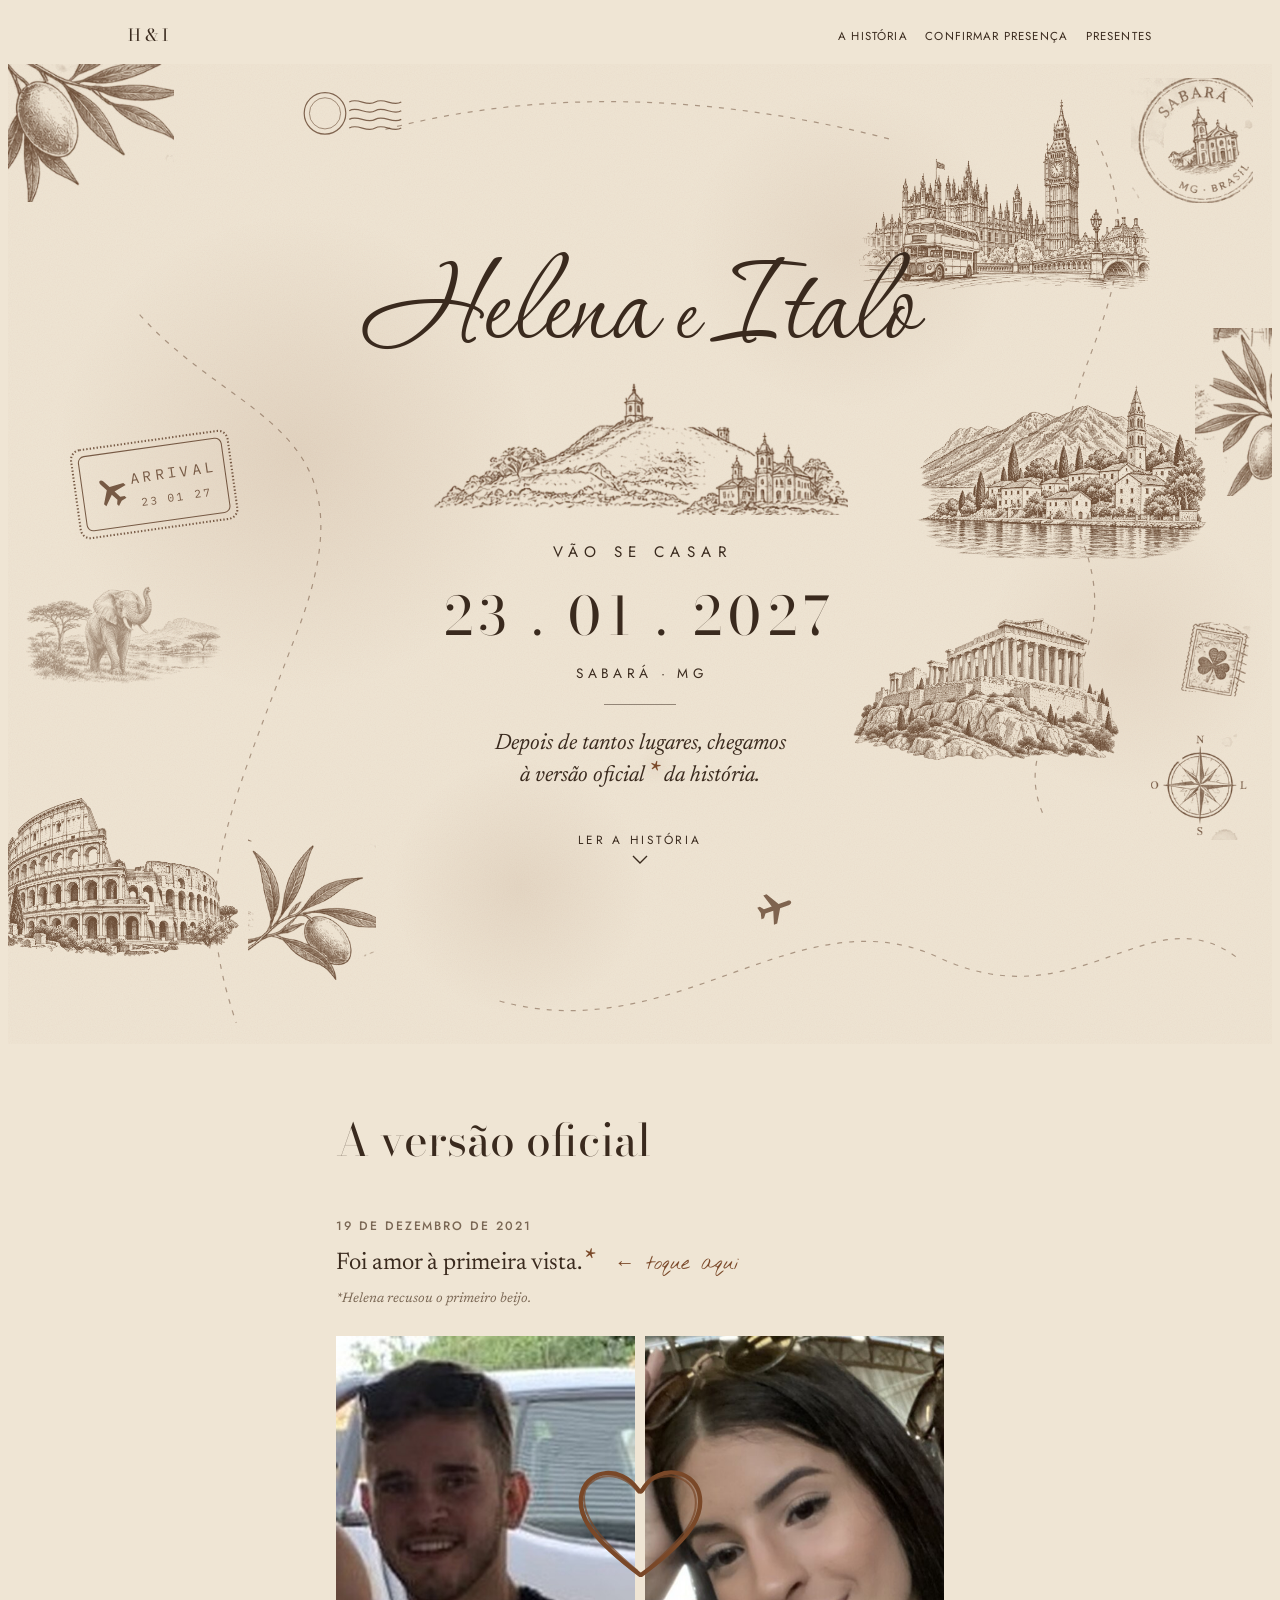
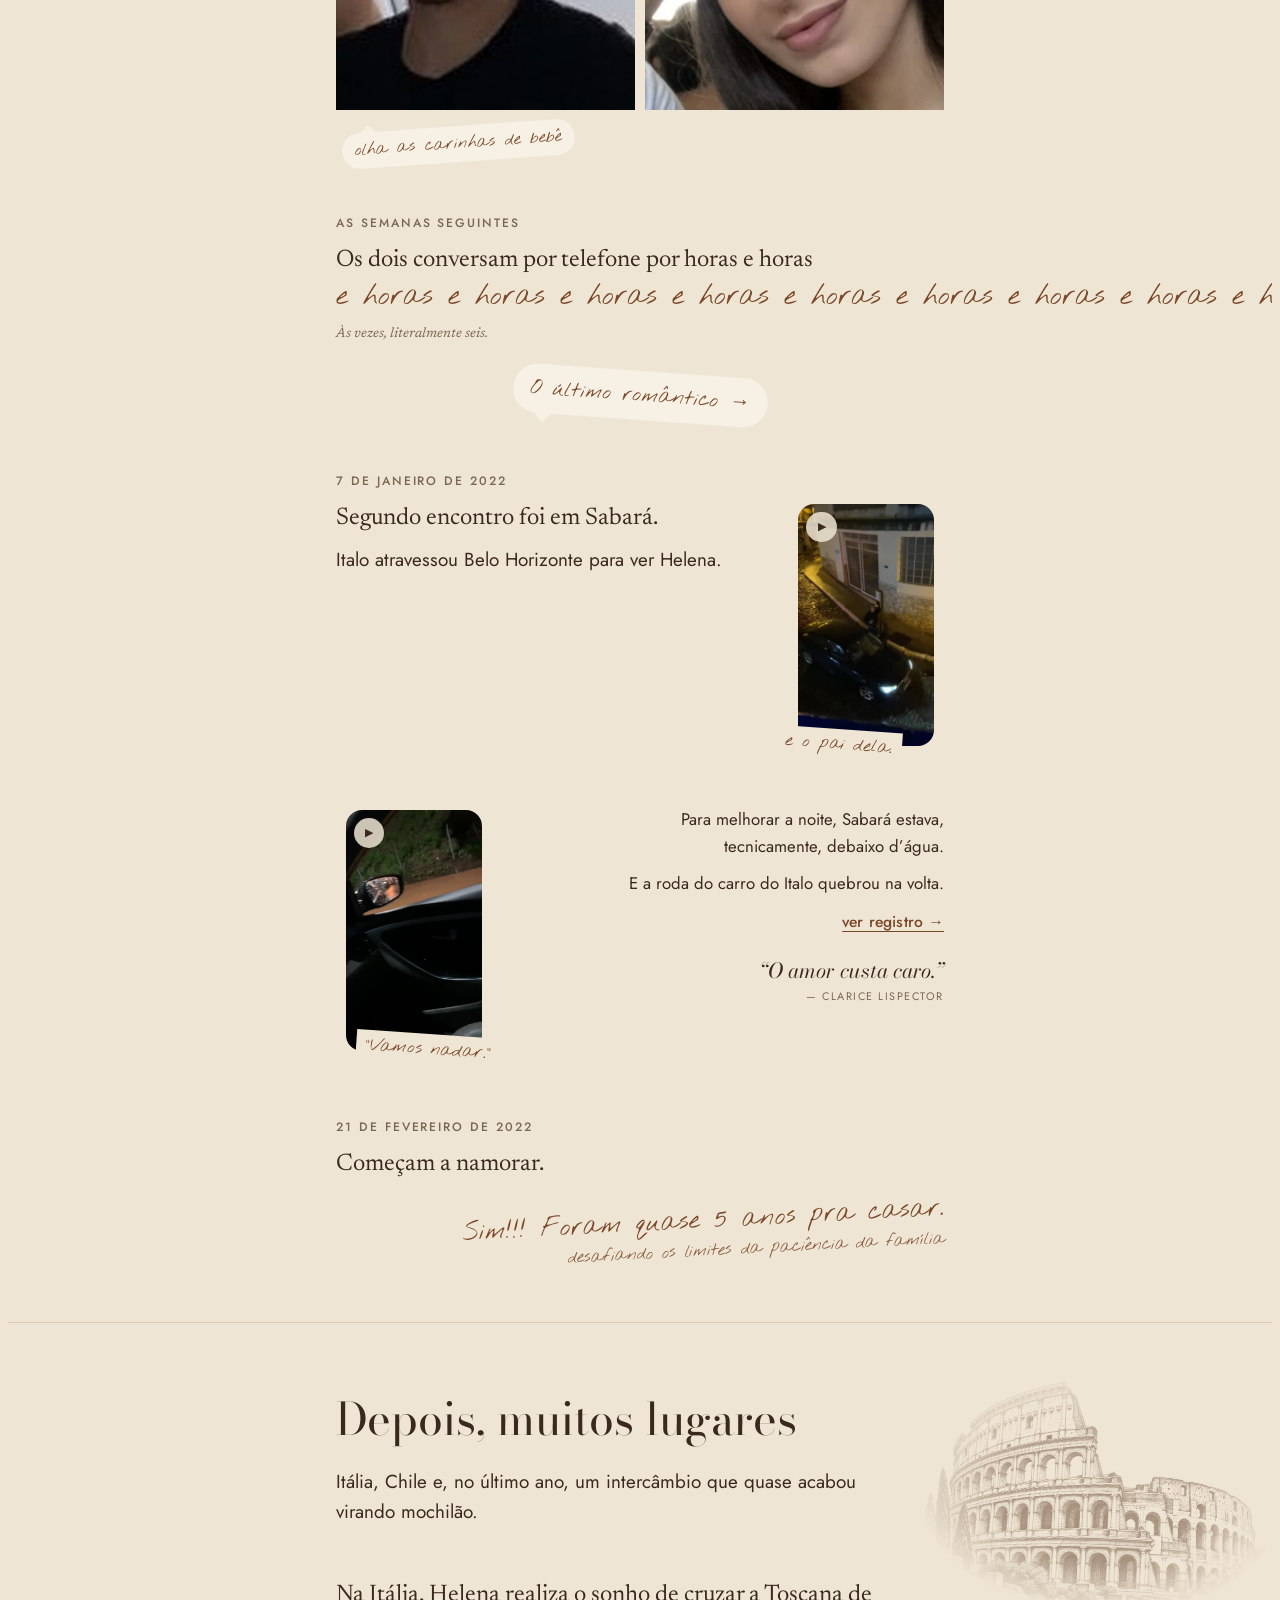
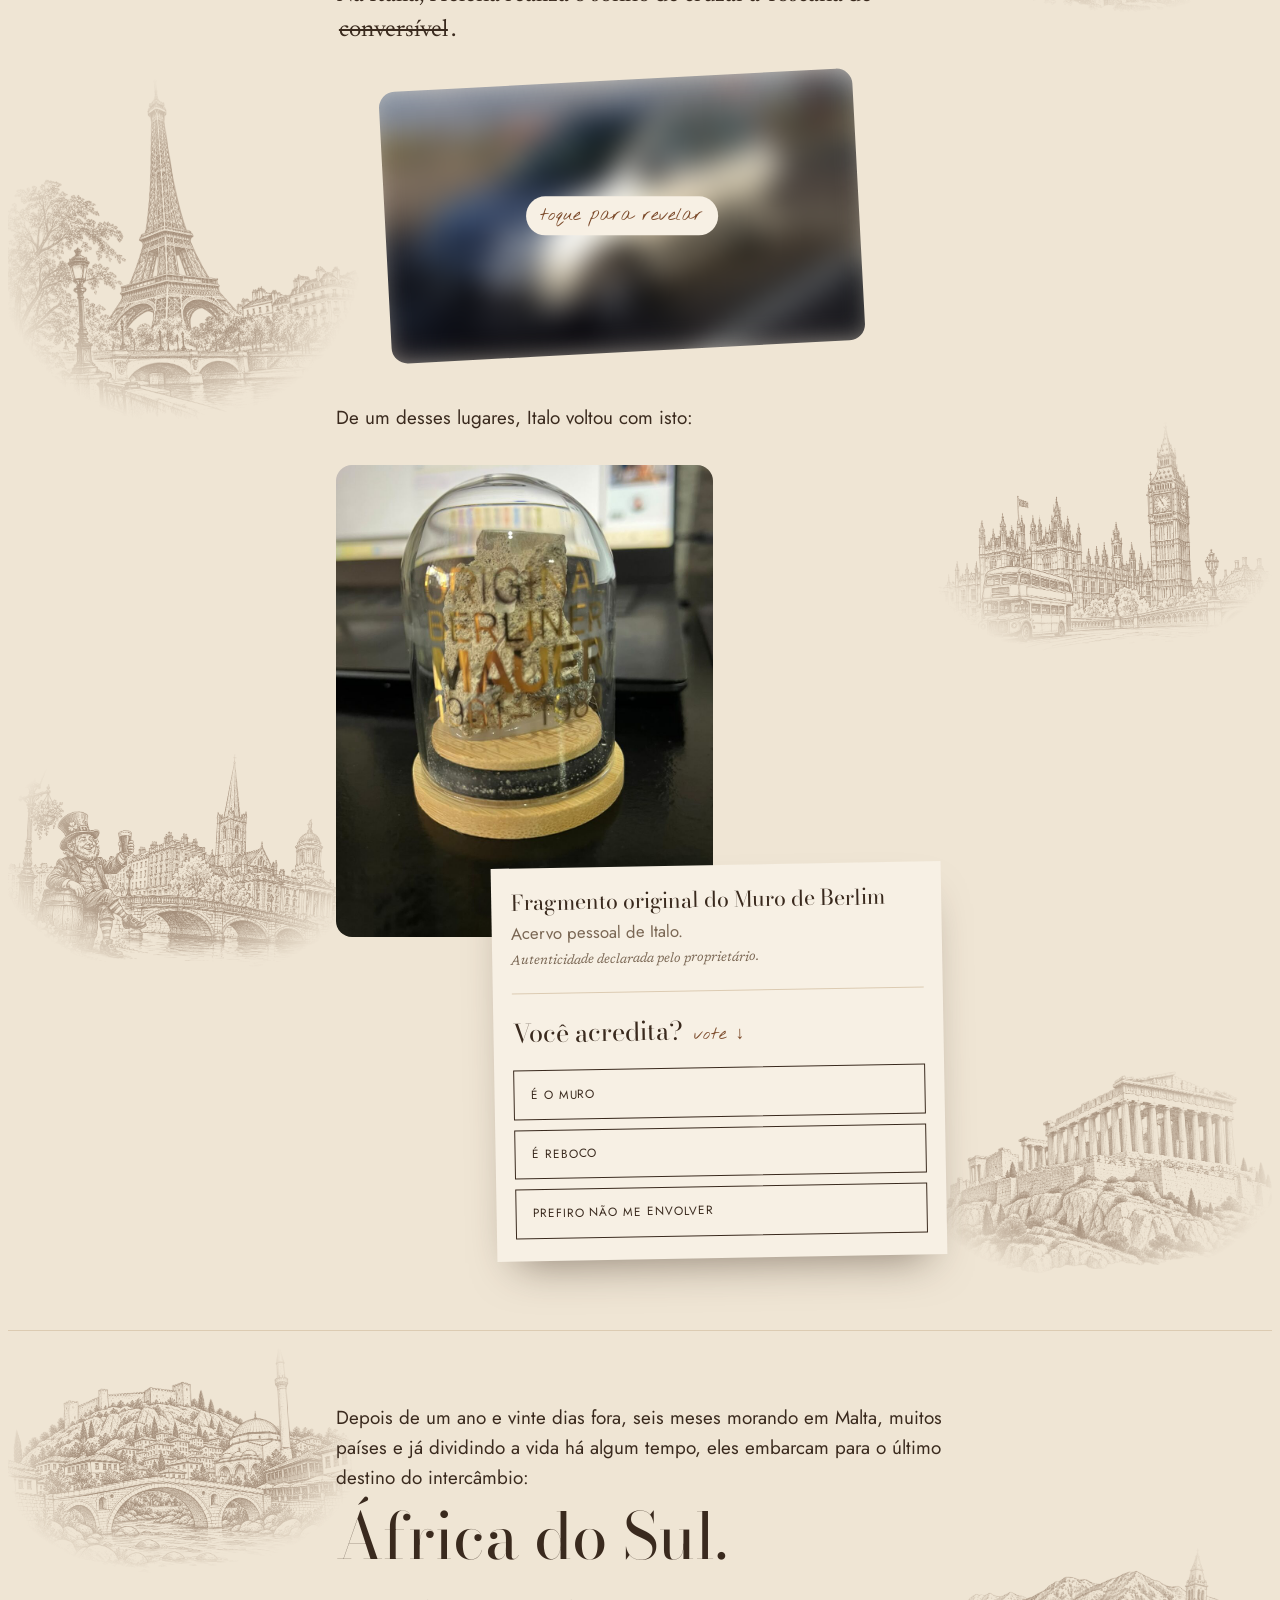
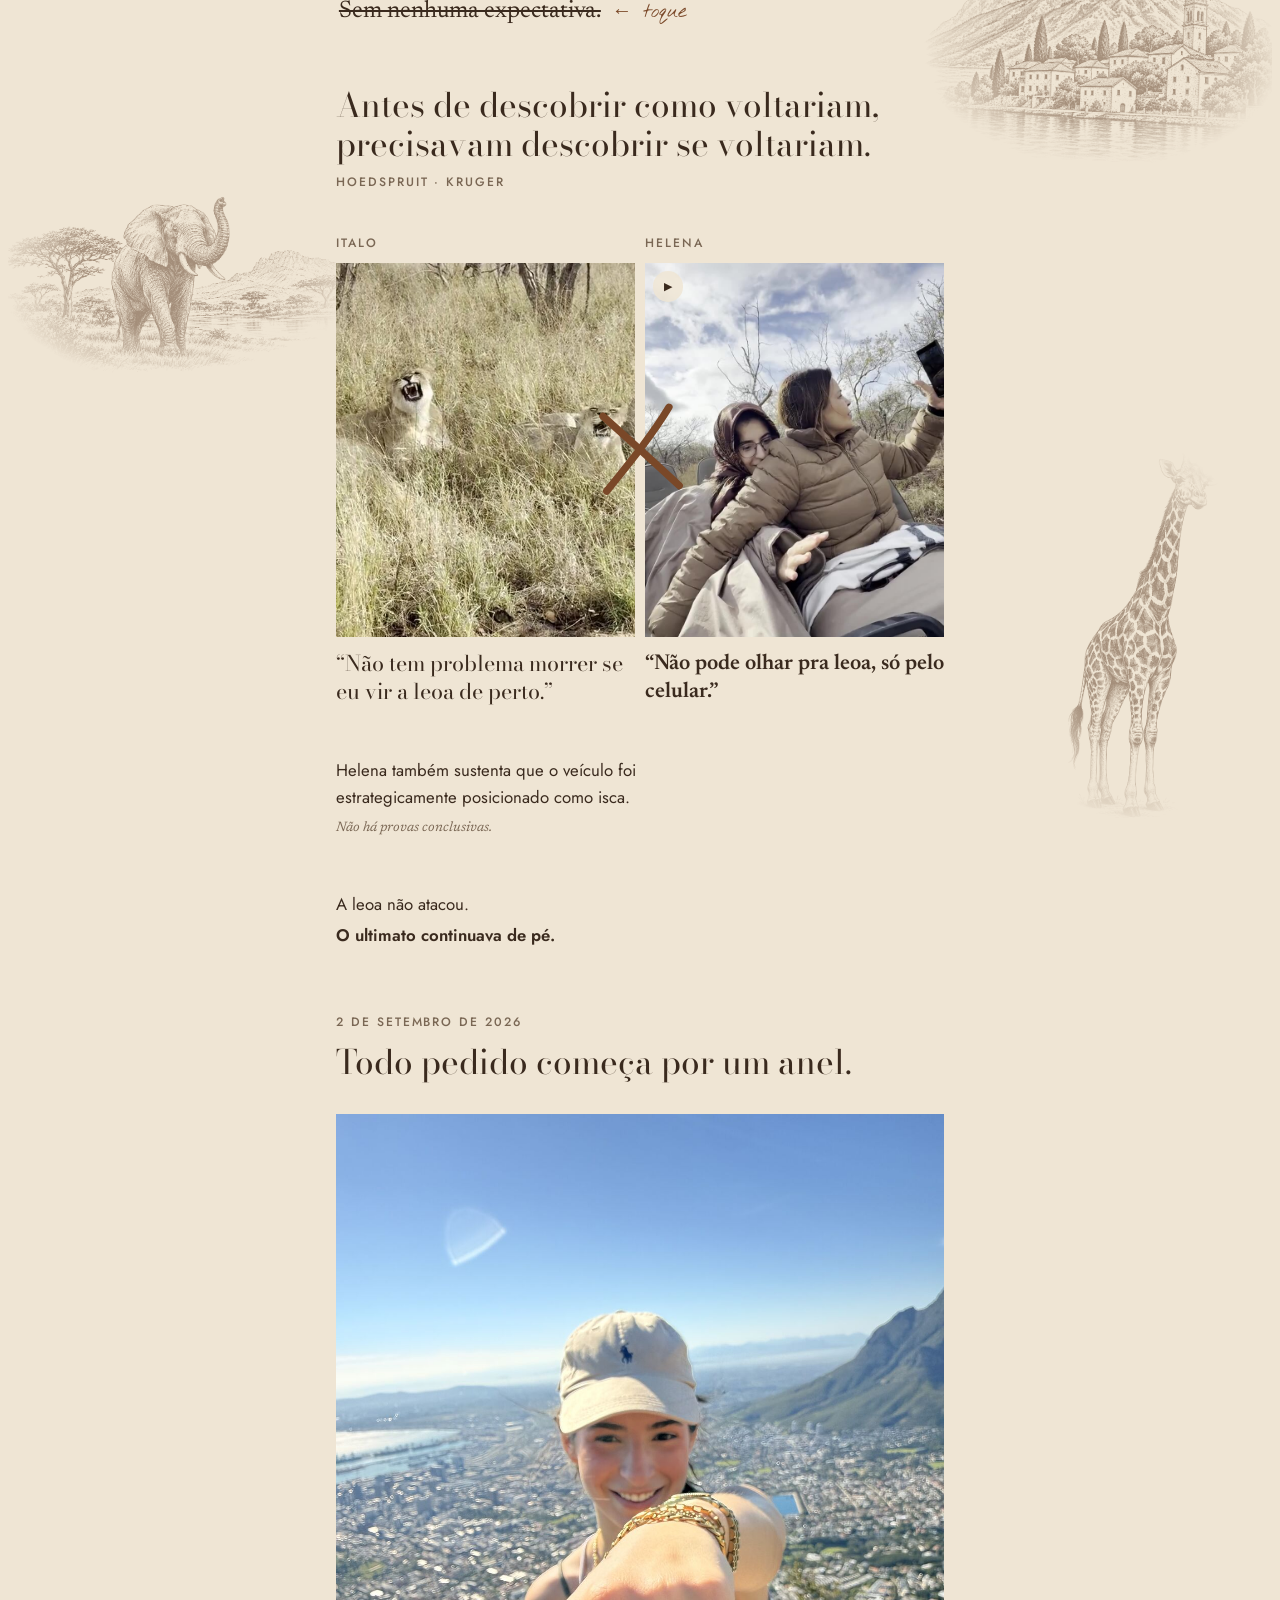
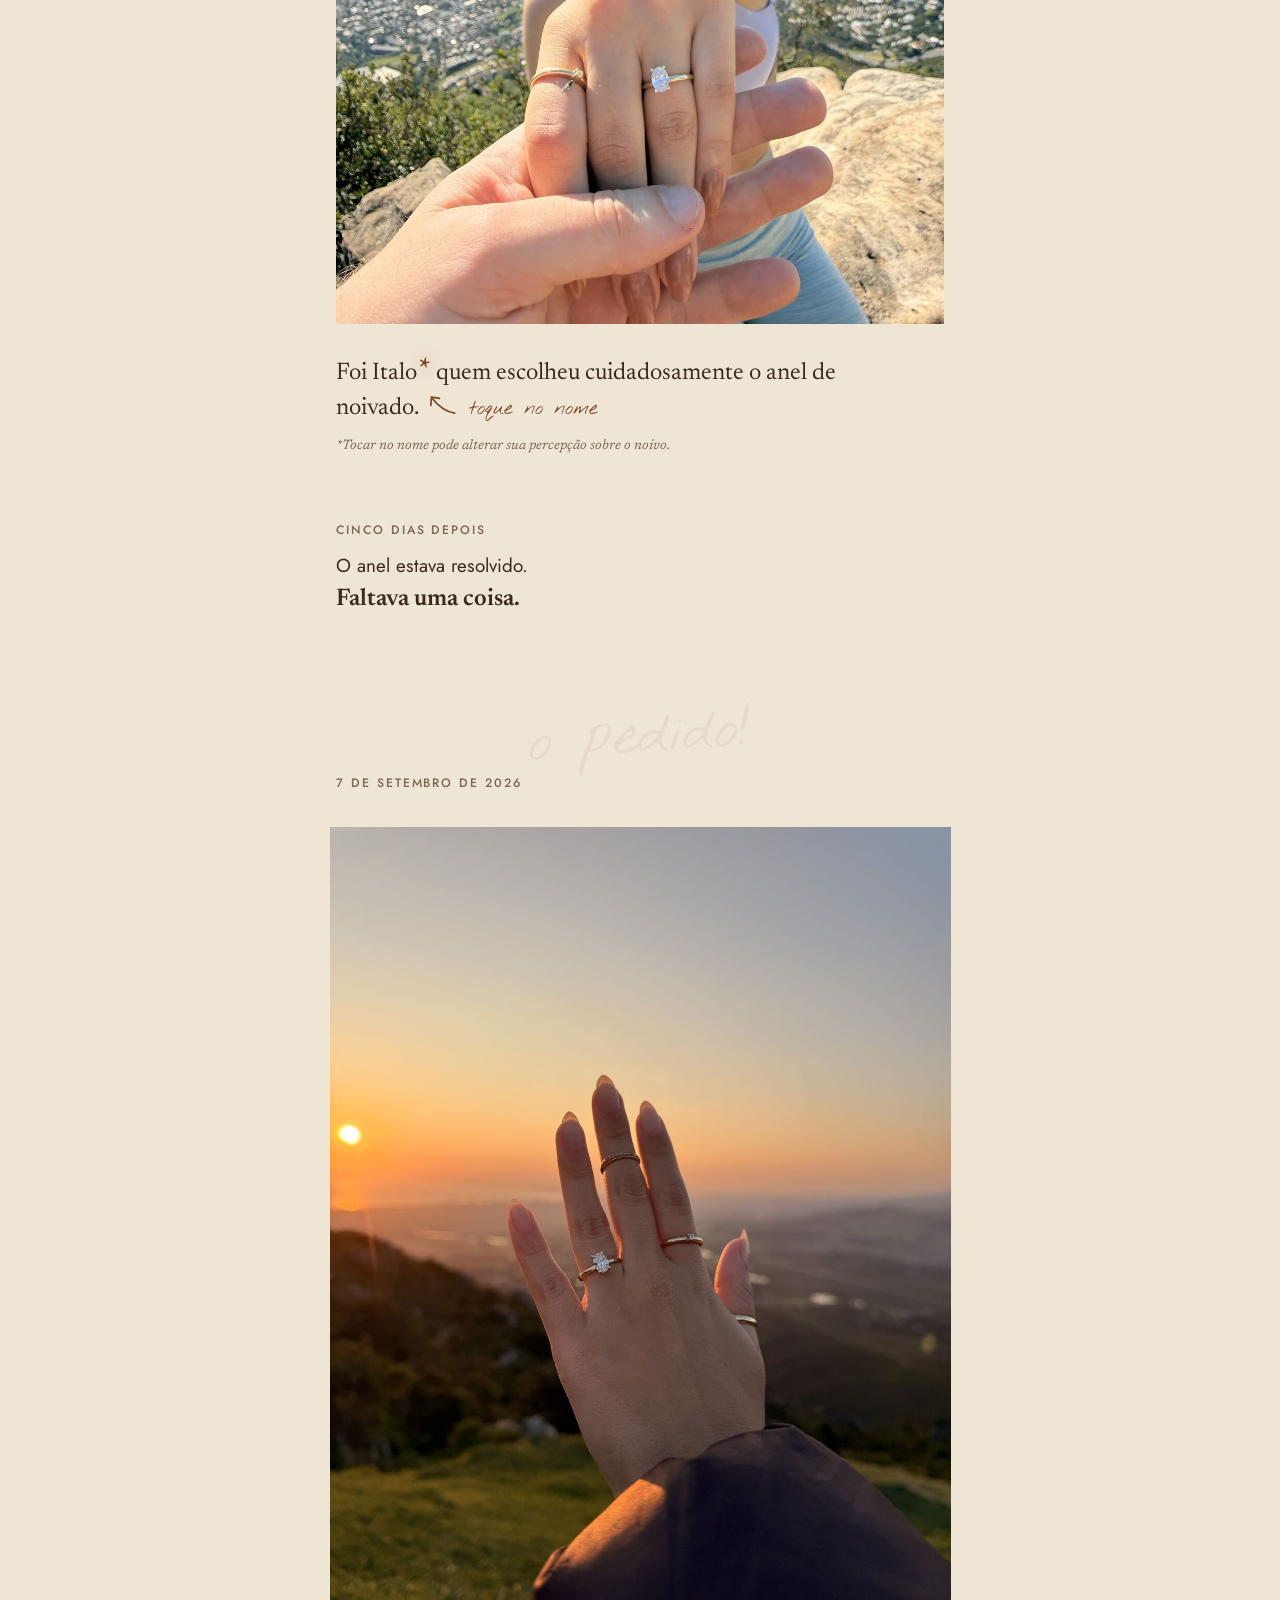
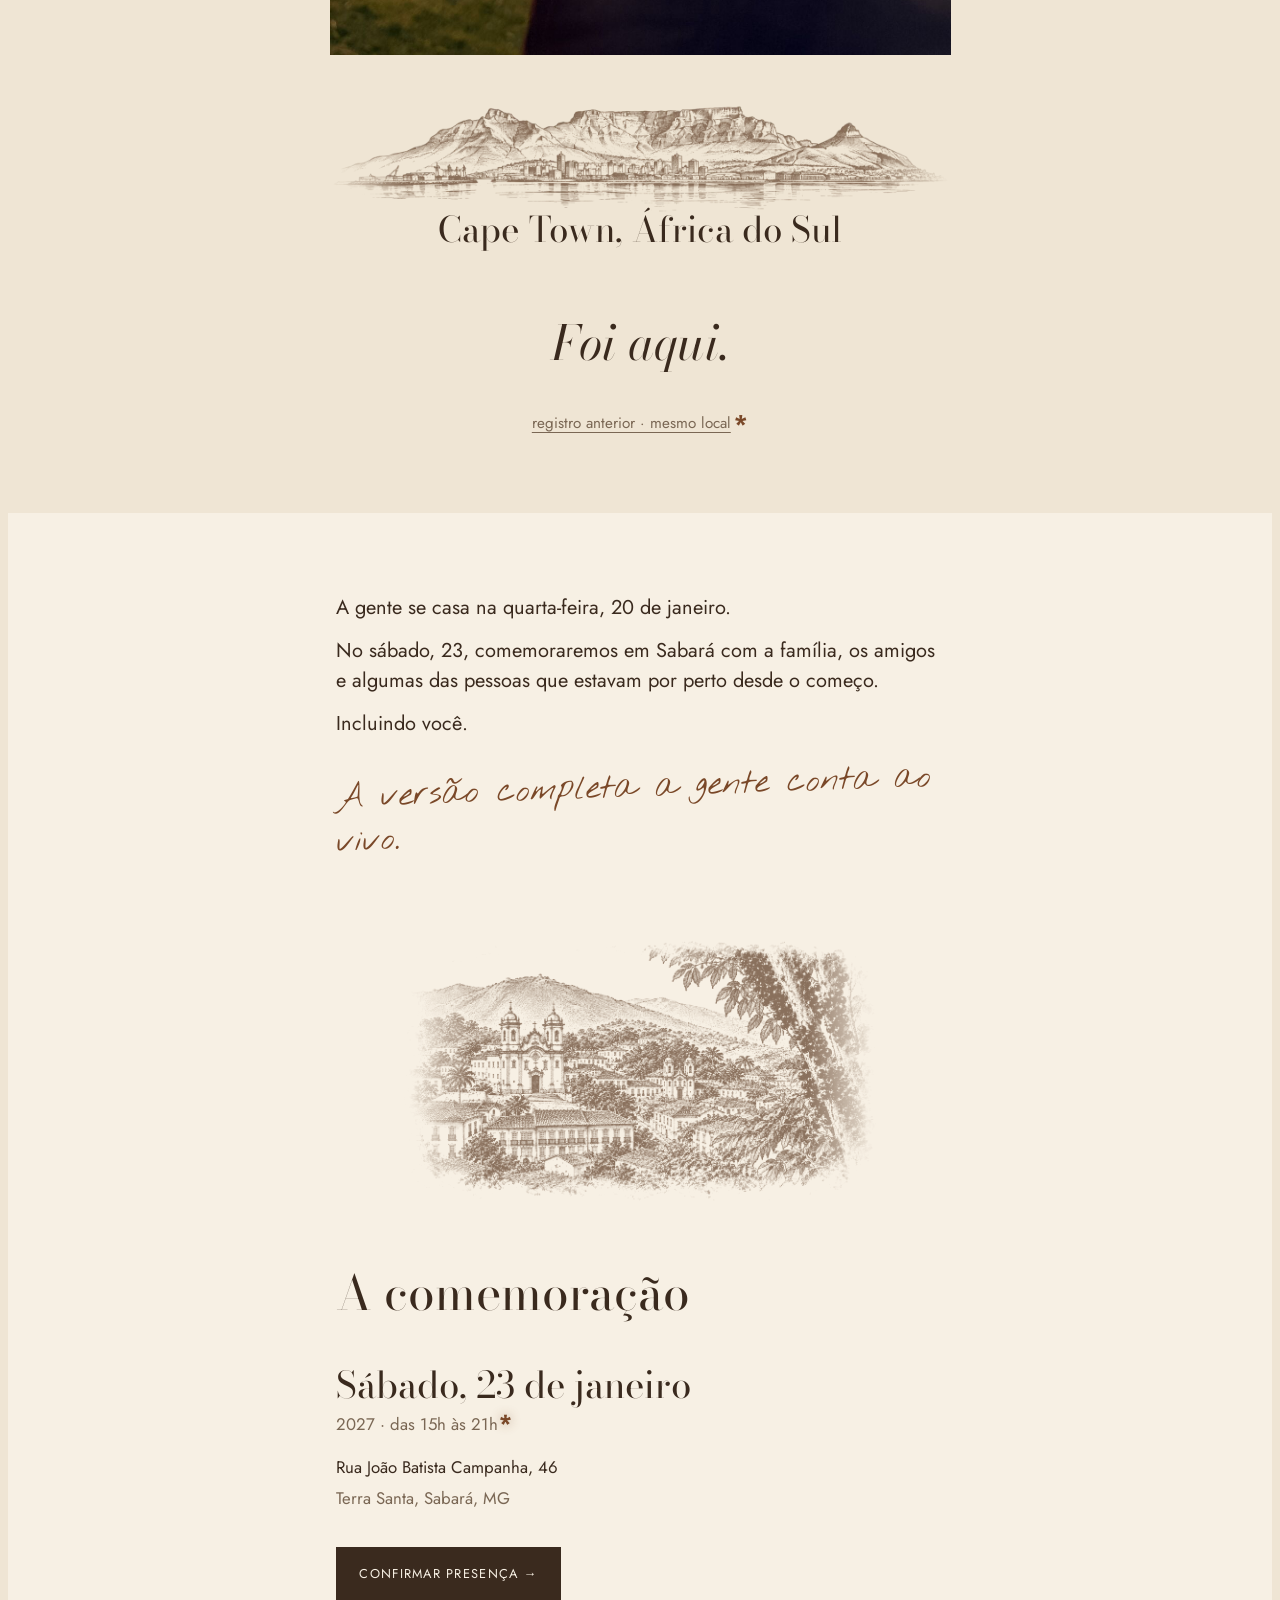
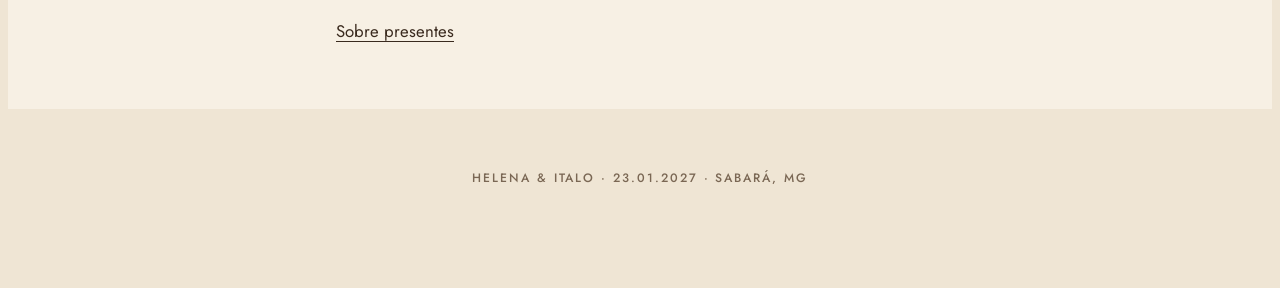
<file: site/index.html>
<!doctype html>
<html lang="pt-BR">
<head>
<meta charset="utf-8">
<meta name="viewport" content="width=device-width, initial-scale=1, viewport-fit=cover">
<title>Helena &amp; Italo · 23.01.2027</title>
<meta name="description" content="Versão oficial. Algumas informações foram omitidas.">
<meta name="theme-color" content="#EFE5D4">
<!-- Prévia do link (WhatsApp, Instagram etc.) -->
<meta property="og:type" content="website">
<meta property="og:title" content="Helena &amp; Italo · 23.01.2027">
<meta property="og:description" content="Versão oficial. Algumas informações foram omitidas.">
<meta property="og:image" content="https://helenaeitalo.com/midia/og.jpg">
<meta property="og:image:width" content="1200">
<meta property="og:image:height" content="630">
<meta name="twitter:card" content="summary_large_image">
<link rel="icon" href="favicon.svg" type="image/svg+xml">
<link rel="preconnect" href="https://fonts.googleapis.com">
<link rel="preconnect" href="https://fonts.gstatic.com" crossorigin>
<link rel="stylesheet" href="https://fonts.googleapis.com/css2?family=Bodoni+Moda:ital,opsz,wght@0,6..96,400..700;1,6..96,400..700&family=Newsreader:ital,opsz,wght@0,6..72,300..600;1,6..72,300..600&family=IBM+Plex+Mono:wght@400;500&family=Nothing+You+Could+Do&family=Corinthia:wght@400;700&family=Jost:ital,wght@0,300..600;1,300..500&display=swap">
<link rel="stylesheet" href="css/style.css?v=dev">
</head>
<body>
<header class="top">
  <div class="wrap">
    <a class="mono" href="#inicio" data-view="historia">H &amp; I</a>
    <button class="menu-btn" type="button" id="menuBtn" aria-expanded="false" aria-controls="nav" aria-label="Abrir o menu"><svg viewBox="0 0 24 18" fill="none" stroke="currentColor" stroke-width="1.6" stroke-linecap="round"><path d="M2 2h20M2 9h20M2 16h20"/></svg></button>
    <nav class="nav" id="nav" aria-label="Atalhos">
      <a href="#inicio" data-view="historia">A história</a>
      <a href="#confirmar" data-view="confirmar">Confirmar presença</a>
      <a href="#presentes" data-view="presentes">Presentes</a>
    </nav>
  </div>
</header>

<main>
<div class="view" id="v-historia" data-name="historia">
  <!-- Home -->
  <section class="home" id="inicio">
    <div class="collage" aria-hidden="true">
      <svg class="routes" viewBox="0 0 1440 900" preserveAspectRatio="none">
        <path d="M150 230 C 260 330, 420 330, 330 520 S 210 760, 260 880" />
        <path d="M560 860 C 760 905, 900 760, 1060 820 S 1300 760, 1400 820" />
        <path d="M1240 70 C 1330 220, 1150 300, 1220 430 S 1130 600, 1180 690" />
        <path d="M430 60 C 620 20, 820 30, 1010 70" />
      </svg>
      <img class="hp m-hide m m-olive" src="midia/h-olive-tl.webp" alt="" style="left:0;top:0;width:min(13vw,13rem)">
      <svg class="hp svg m-hide" viewBox="0 0 120 70" style="left:23%;top:2%;width:6.5rem" fill="none" stroke="currentColor" stroke-width="1.4"><circle cx="30" cy="35" r="24"/><circle cx="30" cy="35" r="18" stroke-width=".8"/><path d="M58 22c10-6 20 6 30 0s20 6 30 0M58 32c10-6 20 6 30 0s20 6 30 0M58 42c10-6 20 6 30 0s20 6 30 0M58 52c10-6 20 6 30 0s20 6 30 0"/></svg>
      <svg class="hp svg m-hide m m-arrival" viewBox="0 0 240 140" style="left:5%;top:38%;width:min(13vw,12rem);transform:rotate(-8deg)"><g fill="none" stroke="currentColor"><rect x="6" y="6" width="228" height="128" rx="14" stroke-width="3" stroke-dasharray="2 3"/><rect x="16" y="16" width="208" height="108" rx="9" stroke-width="1.5"/></g><path d="M12 2c.8 0 1.3.9 1.3 2v5.2l7.7 4.6v2l-7.7-2.4v4.8l2.2 1.7v1.6L12 20.6l-3.5.9v-1.6l2.2-1.7v-4.8L3 15.8v-2l7.7-4.6V4c0-1.1.5-2 1.3-2z" fill="currentColor" transform="translate(30 44) scale(2.3) rotate(-40 12 12)"/><text x="150" y="64" text-anchor="middle" font-family="IBM Plex Mono, monospace" font-size="21" letter-spacing="5" fill="currentColor">ARRIVAL</text><text x="150" y="98" text-anchor="middle" font-family="IBM Plex Mono, monospace" font-size="16" letter-spacing="3" fill="currentColor">23 01 27</text></svg>
      <img class="hp m-hide" src="midia/deco-elefante.webp" alt="" style="left:1%;top:50%;width:min(16vw,15rem);opacity:.55">
      <img class="hp m-hide" src="midia/deco-coliseu.webp" alt="" style="left:-2%;top:74%;width:min(20vw,19rem)">
      <img class="hp m-hide" src="midia/h-olive-bl.webp" alt="" style="left:19%;top:79%;width:min(10vw,9rem)">
      <img class="hp m m-selo" src="midia/h-selo-sabara.webp" alt="" style="right:1.5%;top:1.5%;width:min(9.5vw,8.5rem)">
      <img class="hp m-hide" src="midia/deco-londres.webp" alt="" style="right:9%;top:3%;width:min(24vw,23rem)">
      <img class="hp m-hide m m-olive-r" src="midia/h-olive-r.webp" alt="" style="right:0;top:27%;width:min(6vw,5.5rem)">
      <img class="hp m-hide" src="midia/deco-montenegro.webp" alt="" style="right:5%;top:31%;width:min(23vw,22rem)">
      <img class="hp m-hide" src="midia/h-selo-trevo.webp" alt="" style="right:2%;top:57%;width:min(5vw,4.6rem);transform:rotate(6deg)">
      <img class="hp m-hide" src="midia/deco-atenas.webp" alt="" style="right:12%;top:54%;width:min(21vw,20rem)">
      <img class="hp m-hide m m-bussola" src="midia/h-bussola.webp" alt="" style="right:2%;top:68%;width:min(8vw,7.5rem)">
      <svg class="hp svg m-hide" viewBox="0 0 24 24" style="left:59%;top:84%;width:2.6rem;transform:rotate(70deg)"><path d="M12 2c.8 0 1.3.9 1.3 2v5.2l7.7 4.6v2l-7.7-2.4v4.8l2.2 1.7v1.6L12 20.6l-3.5.9v-1.6l2.2-1.7v-4.8L3 15.8v-2l7.7-4.6V4c0-1.1.5-2 1.3-2z" fill="currentColor"/></svg>
    </div>
    <div class="wrap">
      <h1 class="names">Helena <span>e</span> Italo</h1>
      <img class="morro" src="midia/h-morro.webp" width="960" height="320" alt="">
      <p class="subtitle">vão se casar</p>
      <p class="when">23 . 01 . 2027</p>
      <p class="where">SABARÁ · MG</p>
      <hr class="rule">
      <p class="thesis">Depois de tantos lugares, chegamos à versão <span class="rasura soft" data-rasura="home" data-panel="homeNote"><button class="struck" type="button" aria-controls="homeNote" aria-expanded="false">oficial<span class="mark" aria-hidden="true">*</span></button><span class="hand">completa*</span></span> da história.</p>
      <p class="foot" id="homeNote" hidden>*Ou quase. Algumas informações foram omitidas.</p>
      <a class="enter" href="#historia" id="enter">Ler a história<svg viewBox="0 0 16 10" fill="none" stroke="currentColor" stroke-width="1.4" aria-hidden="true"><path d="M1 1l7 7 7-7"/></svg></a>
    </div>
  </section>

  <!-- A versão oficial -->
  <section class="block" id="historia">
    <div class="wrap">
      <h2>A versão oficial</h2>

      <div class="entry">
        <span class="label">19 de dezembro de 2021</span>
        <p class="official lead">Foi amor à primeira vista.<span class="rasura soft star" data-rasura="beijo" data-panel="omBeijo"><button class="struck" type="button" data-label="Amor à primeira vista" aria-controls="omBeijo" aria-expanded="false">*</button></span><span class="tap-note" aria-hidden="true">← toque aqui</span></p>
        <p class="foot" style="margin:0.5rem 0 0">*Helena recusou o primeiro beijo.</p>
        <p class="foot reveal" id="omBeijo" style="margin:0.2rem 0 0" hidden>Depois quase entrou no banheiro masculino atrás dele.</p>
        <div class="pair">
          <figure class="photo"><img src="midia/noite-italo.jpg" width="480" height="600" alt="Italo sorrindo, de camiseta preta, na noite em que se conheceram"><img class="baby" src="midia/bebe-italo.jpg" width="480" height="600" alt="Italo bebê, de jardineira jeans, sorrindo"></figure>
          <figure class="photo"><img src="midia/noite-helena.jpg" width="480" height="600" alt="Helena sorrindo, de blusa branca, na noite em que se conheceram"><img class="baby" src="midia/bebe-helena.jpg" width="480" height="600" alt="Helena bebê, sorrindo, de brinco cor-de-rosa"></figure>
          <button class="heart-btn" type="button" id="heartBtn" aria-pressed="false" aria-label="Trocar pelas fotos de bebê">
            <svg class="heart" viewBox="0 0 100 92" fill="none" stroke-linecap="round" stroke-linejoin="round" aria-hidden="true">
            <path d="M50 82 C 21 60, 4 42, 10 24 C 15 9, 36 6, 48 22 C 50 25, 51 25, 53 21 C 63 6, 86 8, 91 25 C 96 44, 78 62, 51 82" stroke-width="3" />
            <path d="M48 79 C 23 58, 7 40, 12 23 C 18 11, 37 9, 49 25 C 60 8, 84 11, 88 26 C 93 45, 75 60, 53 80" stroke-width="1.4" opacity=".7" />
          </svg>
          </button>
        </div>
        <div class="baby-row"><span class="baby-tag">olha as carinhas de bebê</span></div>
      </div>

      <div class="entry">
        <span class="label">As semanas seguintes</span>
        <p class="official lead">Os dois conversam por telefone por horas e horas <span class="endless write">e horas e horas e horas e horas e horas e horas e horas e horas e horas e horas e horas e horas…</span></p>
        <p class="foot" style="margin:0.4rem 0 0">Às vezes, literalmente seis.</p>
        <div class="romantic-row">
          <button class="romantic" type="button" data-open="romantico">O último romântico →</button>
        </div>
      </div>

      <div class="entry">
        <span class="label">7 de janeiro de 2022</span>
        <button class="boat" type="button" data-open="pai" aria-label="Ver o vídeo do pai da Helena com a caixa de som">
          <video src="midia/pai.mp4" poster="midia/pai-poster.jpg" muted loop playsinline autoplay preload="metadata" aria-hidden="true"></video>
          <span class="boat-tag">e o pai dela.</span>
        </button>
        <p class="official lead">Segundo encontro foi em Sabará.</p>
        <p class="official" style="margin-top:0.6rem">Italo atravessou Belo Horizonte para ver Helena.</p>

        <div class="night">
          <button class="boat left" type="button" data-open="nadar" aria-label="Ver com som o vídeo de Italo na rua alagada">
            <video src="midia/nadar.mp4" poster="midia/nadar-poster.jpg" muted loop playsinline autoplay preload="metadata" aria-hidden="true"></video>
            <span class="boat-tag">“Vamos nadar.”</span>
          </button>
          <div class="night-text">
            <p>Para melhorar a noite, Sabará estava, tecnicamente, debaixo d’água.</p>
            <p class="roda">E a roda do carro do Italo quebrou na volta.</p>
            <p><button class="program-link" type="button" data-open="roda">ver registro →</button></p>
            <p class="clarice">“O amor custa caro.”<span>Clarice Lispector</span></p>
          </div>
        </div>
      </div>

      <div class="entry">
        <span class="label">21 de fevereiro de 2022</span>
        <p class="official lead">Começam a namorar.</p>
        <p class="aside-hand">Sim!!! Foram quase 5 anos pra casar.<span>desafiando os limites da paciência da família</span></p>
      </div>
    </div>
  </section>

  <!-- Depois, muitos lugares -->
  <section class="block" id="lugares">
    <img class="deco right" src="midia/deco-coliseu.webp" alt="" aria-hidden="true" loading="lazy" style="top:3%;--r:3deg;animation-delay:0s">
    <img class="deco left" src="midia/deco-paris.webp" alt="" aria-hidden="true" loading="lazy" style="top:22%;--r:-4deg;animation-delay:-3s">
    <img class="deco right" src="midia/deco-londres.webp" alt="" aria-hidden="true" loading="lazy" style="top:43%;--r:-2deg;animation-delay:-6s">
    <img class="deco left" src="midia/deco-dublin.webp" alt="" aria-hidden="true" loading="lazy" style="top:63%;--r:3deg;animation-delay:-2s">
    <img class="deco right" src="midia/deco-atenas.webp" alt="" aria-hidden="true" loading="lazy" style="top:82%;--r:-3deg;animation-delay:-5s">
    <div class="wrap">
      <h2>Depois, muitos lugares</h2>
      <p class="official" style="margin-top:1.4rem">Itália, Chile e, no último ano, um intercâmbio que quase acabou virando mochilão.</p>

      <div class="entry">
        <p class="official lead">Na Itália, Helena realiza o sonho de cruzar a Toscana de <span class="rasura" data-rasura="panda" data-panel="pandaNote"><button class="struck" type="button" aria-controls="pandaNote" aria-expanded="false">conversível</button><span class="hand">Panda</span></span>.</p>
        <figure class="photo blurred" id="pandaPhoto" role="button" tabindex="0" aria-label="Foto embaçada do carro na Toscana. Toque para ver."><img src="midia/panda.jpg" width="894" height="513" alt="Fiat Panda prata estacionado"><span class="reveal-hint" aria-hidden="true">toque para revelar</span></figure>
        <span id="pandaNote" hidden></span>
      </div>

      <div class="entry">
        <p class="official">De um desses lugares, Italo voltou com isto:</p>
        <div class="muro-stage">
          <figure class="photo"><img src="midia/muro.jpg" width="960" height="1200" alt="Fragmento do Muro de Berlim numa redoma de vidro com os dizeres Original Berliner Mauer 1961–1989"></figure>
          <div class="plaque">
            <div class="ficha">
              <span class="title">Fragmento original do Muro de Berlim</span>
              <span class="owner">Acervo pessoal de Italo.</span>
              <span class="foot">Autenticidade declarada pelo proprietário.</span>
            </div>
            <div class="vote" id="vote" aria-live="polite"></div>
          </div>
        </div>
      </div>
    </div>
  </section>

  <!-- África do Sul -->
  <section class="block" id="semana">
    <img class="deco left desk-only" src="midia/deco-kosovo.webp" alt="" aria-hidden="true" loading="lazy" style="top:0%;--r:-3deg;animation-delay:-4s">
    <img class="deco right" src="midia/deco-montenegro.webp" alt="" aria-hidden="true" loading="lazy" style="top:7.5%;--r:2deg;animation-delay:-1s">
    <img class="deco left" src="midia/deco-elefante.webp" alt="" aria-hidden="true" loading="lazy" style="top:16%;--r:-2deg;animation-delay:-7s">
    <div class="wrap">
      <p class="official">Depois de um ano e vinte dias fora, seis meses morando em Malta, muitos países e já dividindo a vida há algum tempo, eles embarcam para o último destino do intercâmbio:</p>
      <h2 class="destino">África do Sul.</h2>
      <p class="official lead" style="margin-top:1.4rem"><span class="rasura" data-rasura="expectativa" data-panel="omExpectativa"><button class="struck" type="button" aria-controls="omExpectativa" aria-expanded="false">Sem nenhuma expectativa.</button></span><span class="tap-note" aria-hidden="true">← toque</span></p>
      <div class="reveal" id="omExpectativa" hidden>
        <p class="said" style="margin:0.6rem 0 0">“Ou a gente volta noivo, ou volta solteiro.”</p>
        <p class="foot" style="margin:0.3rem 0 0">Em tom de brincadeira. Mais ou menos.</p>
      </div>

      <div class="sub" id="safari">
        <h3>Antes de descobrir como voltariam, precisavam descobrir se voltariam.</h3>
        <span class="label" style="display:block;margin-top:0.6rem">Hoedspruit · Kruger</span>

        <img class="deco inline right" src="midia/deco-girafa.webp" alt="" aria-hidden="true" loading="lazy" style="--r:2deg;animation-delay:-3s">
        <div class="versus rise">
          <div class="vs-row vs-names"><p class="label">Italo</p><p class="label">Helena</p></div>
          <div class="vs-row vs-media">
            <figure class="photo"><img src="midia/leoa-italo.jpg" width="480" height="600" alt="Duas leoas de boca aberta na savana, bem perto do carro"></figure>
            <button class="vs-clip" type="button" data-open="leoa" aria-label="Ver com som o vídeo de Helena escondida no safári"><video src="midia/leoa-helena.mp4" poster="midia/leoa-helena-poster.jpg" muted loop playsinline autoplay preload="metadata" aria-hidden="true"></video></button>
            <svg class="vs-x" viewBox="0 0 100 100" fill="none" stroke-linecap="round" aria-hidden="true">
              <path d="M18 14 C 36 34, 58 58, 84 88" stroke-width="7" />
              <path d="M82 12 C 64 36, 40 60, 14 86" stroke-width="7" />
              <path d="M21 18 C 40 38, 60 60, 80 84" stroke-width="2" opacity=".6" />
            </svg>
          </div>
          <div class="vs-row vs-quotes">
            <p>“Não tem problema morrer se eu vir a leoa de perto.”</p>
            <p class="loud">“Não pode olhar pra leoa, só pelo celular.”</p>
          </div>
        </div>

        <div class="verdict rise">
          <p>Helena também sustenta que o veículo foi estrategicamente posicionado como isca.</p>
          <p class="foot">Não há provas conclusivas.</p>
        </div>

        <div class="verdict rise">
          <p>A leoa não atacou.</p>
          <p class="punch" style="margin-top:0.3rem">O ultimato continuava de pé.</p>
        </div>
      </div>

      <div class="sub" id="anel">
        <span class="label">2 de setembro de 2026</span>
        <h3 style="margin-top:0.6rem">Todo pedido começa por um anel.</h3>
        <figure class="photo"><img src="midia/anel.jpg" width="1200" height="1600" alt="Helena mostra o anel de noivado no alto de uma montanha, com Cape Town ao fundo"></figure>
        <p class="official lead ring-line">Foi <span class="rasura soft" data-rasura="anel" data-panel="omAnel"><button class="struck" type="button" data-label="Italo" aria-controls="omAnel" aria-expanded="false">Italo<span class="mark" aria-hidden="true">*</span></button><span class="hand">Helena</span></span> quem escolheu cuidadosamente o anel de noivado.<span class="tap-note" aria-hidden="true"><svg class="hand-arrow" viewBox="0 0 32 24" fill="none" stroke="currentColor" stroke-width="1.8" stroke-linecap="round" stroke-linejoin="round"><path d="M29 21 C 22 20, 12 15, 5 5" /><path d="M4 13 L 4.6 4.4 L 13 5.6" /></svg> toque no nome</span></p>
        <p class="foot" style="margin-top:0.6rem">*Tocar no nome pode alterar sua percepção sobre o noivo.</p>
        <div id="omAnel" hidden>
          <figure class="photo"><img src="midia/prova.jpg" width="1100" height="325" alt="Print de conversa: Helena envia quatro opções de anel em 2 de setembro"><figcaption class="label">Anexo · mensagem enviada por Helena, 2 de setembro de 2026</figcaption></figure>
        </div>
      </div>

      <div class="sub">
        <span class="label">Cinco dias depois</span>
        <p class="official" style="margin-top:0.6rem">O anel estava resolvido.</p>
        <p class="official lead punch">Faltava uma coisa.</p>
      </div>
      <p class="pedido-cue" id="pedidoCue">o pedido!</p>
    </div>
  </section>

  <!-- Pedido -->
  <section class="pedido" id="pedido">
    <div class="wrap"><span class="label">7 de setembro de 2026</span></div>
    <figure class="full"><img src="midia/pedido.jpg" width="1200" height="1600" alt="A mão de Helena com o anel, contra o pôr do sol"></figure>
    <img class="skyline" src="midia/deco-capetown.webp" alt="" aria-hidden="true" loading="lazy">
    <div class="wrap pedido-text">
      <p class="place">Cape Town, África do Sul</p>
      <p class="here">Foi aqui.</p>
      <button class="earlier" type="button" data-open="macaco">registro anterior · mesmo local<span class="link-star" aria-hidden="true">*</span></button>
    </div>
  </section>

  <!-- A comemoração -->
  <section class="wedding" id="casamento">
    <div class="wrap">
      <div class="closing">
        <p>A gente se casa na quarta-feira, 20 de janeiro.</p>
        <p>No sábado, 23, comemoraremos em Sabará com a família, os amigos e algumas das pessoas que estavam por perto desde o começo.</p>
        <p class="incl">Incluindo você.</p>
        <p class="live">A versão completa a gente conta ao vivo.</p>
      </div>

      <img class="sabara-band" src="midia/deco-sabara.webp" alt="" aria-hidden="true" loading="lazy">
      <h2>A comemoração</h2>
      <div class="facts">
        <span class="date-main">Sábado, 23 de janeiro</span>
        <span class="date-sub">2027 · das 15h às <span class="rasura soft" data-rasura="after" data-panel="afterNote"><button class="struck" type="button" data-label="21h" aria-controls="afterNote" aria-expanded="false">21h<span class="mark" aria-hidden="true">*</span></button><span class="hand">23h</span></span></span>
        <span class="after-note" id="afterNote" hidden>*Oficialmente, 21h. Pra quem ficar, tem after.</span>
        <span>Rua João Batista Campanha, 46</span>
        <span class="muted">Terra Santa, Sabará, MG</span>
      </div>
      <div class="cta">
        <a class="btn primary big-btn" href="#confirmar" data-view="confirmar">Confirmar presença →</a>
        <a class="text-link" href="#presentes" data-view="presentes">Sobre presentes</a>
      </div>
    </div>
  </section>

  <footer class="end">
    <p class="label">Helena &amp; Italo · 23.01.2027 · Sabará, MG</p>
  </footer>
</div>

<!-- Página 2: confirmar presença -->
<div class="view" id="v-confirmar" data-name="confirmar" hidden>
  <section class="page" id="confirmar">
    <div class="wrap">
      <span class="label">Sábado, 23 de janeiro de 2027 · 15h às 21h</span>
      <h1 class="page-title">Confirmar presença</h1>
      <div class="rsvp-card" id="rsvp">
        <p style="margin:0">Digite seu nome (ou como a gente te chama) para encontrar o seu convite. Confirme até <span class="todo" data-cfg="prazo">[data limite]</span>.</p>
        <form class="rsvp-search" id="rsvpForm" autocomplete="off">
          <label class="label" for="rsvpName" style="flex-basis:100%">Seu nome</label>
          <input class="field" id="rsvpName" name="nome" type="text" placeholder="Ex.: Eduardo" enterkeyhint="search">
          <button class="btn primary" type="submit">Buscar convite</button>
        </form>
        <div class="rsvp-out" id="rsvpOut" aria-live="polite"></div>
      </div>

      <div class="part">
        <h3>Onde</h3>
        <div class="facts" style="margin-top:0">
          <span>Rua João Batista Campanha, 46</span>
          <span class="muted">Terra Santa, Sabará, MG</span>
        </div>
        <button class="btn wide" type="button" id="routeBtn">Como chegar</button>
      </div>

      <div class="part">
        <h3>Traje</h3>
        <p>Esporte fino e colorido. Venha com a roupa mais colorida que tiver, em cores fortes, como um campo de flores. Terno não é necessário.</p>
        <div class="flowers" aria-hidden="true"><span class="fl f1"><svg class="flower" viewBox="0 0 24 24" aria-hidden="true"><g fill="currentColor"><circle cx="12" cy="5.5" r="4"/><circle cx="18.2" cy="10" r="4"/><circle cx="15.8" cy="17.3" r="4"/><circle cx="8.2" cy="17.3" r="4"/><circle cx="5.8" cy="10" r="4"/></g><circle cx="12" cy="12" r="3" fill="var(--paper)"/></svg></span><span class="fl f2"><svg class="flower" viewBox="0 0 24 24" aria-hidden="true"><g fill="currentColor"><circle cx="12" cy="5.5" r="4"/><circle cx="18.2" cy="10" r="4"/><circle cx="15.8" cy="17.3" r="4"/><circle cx="8.2" cy="17.3" r="4"/><circle cx="5.8" cy="10" r="4"/></g><circle cx="12" cy="12" r="3" fill="var(--paper)"/></svg></span><span class="fl f3"><svg class="flower" viewBox="0 0 24 24" aria-hidden="true"><g fill="currentColor"><circle cx="12" cy="5.5" r="4"/><circle cx="18.2" cy="10" r="4"/><circle cx="15.8" cy="17.3" r="4"/><circle cx="8.2" cy="17.3" r="4"/><circle cx="5.8" cy="10" r="4"/></g><circle cx="12" cy="12" r="3" fill="var(--paper)"/></svg></span><span class="fl f4"><svg class="flower" viewBox="0 0 24 24" aria-hidden="true"><g fill="currentColor"><circle cx="12" cy="5.5" r="4"/><circle cx="18.2" cy="10" r="4"/><circle cx="15.8" cy="17.3" r="4"/><circle cx="8.2" cy="17.3" r="4"/><circle cx="5.8" cy="10" r="4"/></g><circle cx="12" cy="12" r="3" fill="var(--paper)"/></svg></span><span class="fl f5"><svg class="flower" viewBox="0 0 24 24" aria-hidden="true"><g fill="currentColor"><circle cx="12" cy="5.5" r="4"/><circle cx="18.2" cy="10" r="4"/><circle cx="15.8" cy="17.3" r="4"/><circle cx="8.2" cy="17.3" r="4"/><circle cx="5.8" cy="10" r="4"/></g><circle cx="12" cy="12" r="3" fill="var(--paper)"/></svg></span><span class="fl f6"><svg class="flower" viewBox="0 0 24 24" aria-hidden="true"><g fill="currentColor"><circle cx="12" cy="5.5" r="4"/><circle cx="18.2" cy="10" r="4"/><circle cx="15.8" cy="17.3" r="4"/><circle cx="8.2" cy="17.3" r="4"/><circle cx="5.8" cy="10" r="4"/></g><circle cx="12" cy="12" r="3" fill="var(--paper)"/></svg></span><span class="fl f7"><svg class="flower" viewBox="0 0 24 24" aria-hidden="true"><g fill="currentColor"><circle cx="12" cy="5.5" r="4"/><circle cx="18.2" cy="10" r="4"/><circle cx="15.8" cy="17.3" r="4"/><circle cx="8.2" cy="17.3" r="4"/><circle cx="5.8" cy="10" r="4"/></g><circle cx="12" cy="12" r="3" fill="var(--paper)"/></svg></span></div>
      </div>

      <div class="part">
        <h3>Onde ficar</h3>
        <div class="info-card">
          <span class="label">Dica de hospedagem</span>
          <span class="info-title">Em breve</span>
          <span class="muted">A gente vai colocar aqui uma sugestão de onde ficar perto da festa.</span>
        </div>
      </div>

      <div class="part">
        <h3>Perguntas frequentes</h3>
        <details><summary>Vai ter cerimônia?</summary><p>Não. A gente se casa na quarta-feira, 20 de janeiro. No sábado é só comemoração.</p></details>
        <details><summary>Posso levar criança?</summary><p>Pode, sim. Crianças são muito bem-vindas e vai ter comida para elas.</p></details>
        <details><summary>Tem estacionamento?</summary><p>Na rua, com espaço suficiente.</p></details>
        <details><summary>Vai ter transporte?</summary><p>Não. Cada convidado vai e volta por conta própria.</p></details>
        <details><summary>E se chover?</summary><p>Você não é de açúcar. A comemoração continua no mesmo lugar.</p></details>
      </div>

      <div class="part">
        <h3>Dúvidas</h3>
        <a class="btn wide" id="waBtn" href="#" target="_blank" rel="noopener">Falar com a Helena no WhatsApp</a>
      </div>
    </div>
  </section>
</div>

<!-- Página 3: presentes -->
<div class="view" id="v-presentes" data-name="presentes" hidden>
  <section class="band" id="presentes">
    <div class="wrap">
      <div class="thanks" id="thanks" hidden></div>
      <h1 class="page-title">Presentes</h1>
      <p class="official lead" style="margin-top:1rem">A gente está começando a montar a nossa casa. Se você quiser nos presentear, escolha o jeito que for mais fácil pra você:</p>
      <div class="ways">
        <button class="way" type="button" data-scroll="p-historia"><span class="way-t">Algo com história</span><span class="way-d">o que te lembrar da gente</span></button>
        <span class="or">ou</span>
        <button class="way" type="button" data-scroll="p-lista"><span class="way-t">Uma ideia da nossa lista</span><span class="way-d">o que ainda falta na casa</span></button>
        <span class="or">ou</span>
        <button class="way" type="button" data-scroll="p-pix"><span class="way-t">Um Pix</span><span class="way-d">direto pra gente</span></button>
      </div>
    </div>
  </section>

  <section class="band" id="p-historia">
    <div class="wrap">
      <h2 class="gift-h">Algo com história</h2>
      <p class="official" style="margin-top:0.8rem">Se um dia você olhar para alguma coisa e pensar <em>“isso é muito a cara deles”</em>, esse pode ser o presente.</p>
      <ul class="chips" aria-label="Pode ser">
        <li>novo</li><li>garimpado</li><li>feito à mão</li><li>trazido de viagem</li><li>algo que já foi seu</li>
      </ul>
      <figure class="memory">
        <svg class="key-art" viewBox="0 0 140 56" fill="none" stroke="currentColor" stroke-width="1.5" stroke-linecap="round" stroke-linejoin="round" aria-hidden="true">
          <circle cx="22" cy="28" r="14" /><circle cx="22" cy="28" r="6" />
          <path d="M10 18 C 4 10, 14 4, 18 12 M10 38 C 4 46, 14 52, 18 44 M34 18 C 40 10, 30 4, 26 12" stroke-width="1.1" />
          <path d="M36 28 H 124" /><path d="M36 25 H 46 M36 31 H 46" stroke-width="1.1" />
          <path d="M102 28 v 10 h 5 v -6 h 5 v 9 h 5 v -13" /><path d="M124 28 l 4 -3 M124 28 l 4 3" stroke-width="1.1" />
        </svg>
        <blockquote>A ideia é que, daqui a alguns anos, a gente olhe para aquilo e lembre de quem deu.</blockquote>
      </figure>
    </div>
  </section>

  <section class="band alt" id="p-lista">
    <div class="wrap">
      <p class="or">ou</p>
      <h2 class="gift-h">Uma ideia da nossa lista</h2>
      <p class="official" style="margin-top:0.8rem">Pra facilitar, separamos algumas coisas que ainda faltam na casa. É só uma referência, não precisa seguir à risca.</p>
      <div class="rooms">
        <div class="room"><svg viewBox="0 0 32 32" fill="none" stroke="currentColor" stroke-width="1.4" stroke-linecap="round" stroke-linejoin="round" aria-hidden="true"><path d="M6 11h18v7a7 7 0 0 1-7 7h-4a7 7 0 0 1-7-7z" /><path d="M24 13h2.5a3 3 0 0 1 0 6H24" /><path d="M4 28h24" /><path d="M12 4c-1 2 1 3 0 5M17 4c-1 2 1 3 0 5" stroke-width="1.1" /></svg><span>Cozinha</span></div>
        <div class="room"><svg viewBox="0 0 32 32" fill="none" stroke="currentColor" stroke-width="1.4" stroke-linecap="round" aria-hidden="true"><circle cx="16" cy="17" r="10" /><circle cx="16" cy="17" r="6" stroke-width="1.1" /><path d="M3 6v8a2 2 0 0 0 2 2v12M3 6v5M5 6v5M7 6v8a2 2 0 0 1-2 2" stroke-width="1.1" /><path d="M29 6c-2 1-2 6 0 9v13" stroke-width="1.1" /></svg><span>Mesa</span></div>
        <div class="room"><svg viewBox="0 0 32 32" fill="none" stroke="currentColor" stroke-width="1.4" stroke-linecap="round" stroke-linejoin="round" aria-hidden="true"><path d="M3 26V10M29 26v-6M3 20h26M3 16h9v4" /><path d="M12 16h13a4 4 0 0 1 4 4" /><circle cx="7.5" cy="13" r="2.2" stroke-width="1.1" /></svg><span>Quarto</span></div>
      </div>
      <a class="btn primary big-btn wide" id="listaBtn" href="#" target="_blank" rel="noopener">Ver dicas de presente</a>
    </div>
  </section>

  <section class="band" id="p-pix">
    <div class="wrap">
      <p class="or">ou</p>
      <h2 class="gift-h">Um Pix</h2>
      <p class="official" style="margin-top:0.8rem">Se for mais prático, pode mandar um presente em dinheiro.</p>
      <div class="pix-card">
        <span class="label">Pix</span>
        <span class="pix-name"><span id="pixName" class="todo">[nome do titular]</span></span>
        <span class="pix-type" id="pixType">Chave</span>
        <span class="pix-key todo" id="pixKey">[chave Pix]</span>
        <button class="btn primary wide" type="button" id="pixCopy">Copiar chave</button>
      </div>
    </div>
  </section>

  <section class="band alt">
    <div class="wrap">
      <p class="official lead">E se não quiser dar nada, tudo bem também.</p>
      <p class="gift-end">Fique à vontade: o que importa mesmo é você estar lá com a gente.</p>
    </div>
  </section>
</div>
</main>

<!-- Janela dos achados -->
<div class="modal" id="modal" hidden>
  <div class="modal-card" role="dialog" aria-modal="true" aria-labelledby="modalTitle">
    <div class="modal-head">
      <span class="label" id="modalTitle"></span>
      <button class="x" type="button" id="modalClose">Fechar</button>
    </div>
    <div id="modalBody"></div>
  </div>
</div>

<div class="proto" role="note">
  <span>Protótipo · dados fictícios</span>
  <button type="button" id="reset">Recomeçar</button>
</div>

<script src="js/config.js?v=dev" defer></script>
<script src="js/app.js?v=dev" defer></script>
</body>
</html>
</file>
<file: site/css/style.css>
/* Layout: uma coluna estreita de documento oficial; o Pedido é a única peça que ocupa a largura toda.
   Código do site: o que está riscado foi omitido; tocar mostra a correção à mão e o que ficou de fora.
   Paleta e gravuras vêm do Save the Date: pergaminho, tinta sépia, caneta marrom. */
:root {
  --paper: #EFE5D4;      /* pergaminho do Save the Date */
  --surface: #F7F0E4;    /* ficha, convite, o que foi omitido */
  --ink: #3A2A1E;        /* tinta sépia escura; também o risco */
  --muted: #7A6754;      /* legenda, rodapé */
  --line: #DCCBB2;       /* fio, borda de campo */
  --tint: #E5D6BF;       /* espaço reservado para foto e vídeo */
  --pen: #7A4828;        /* caneta da correção à mão, marrom */
  --engrave: #5B3A24;    /* traço das gravuras */
  --script: "Corinthia", "Snell Roundhand", "Segoe Script", cursive;

  --display: "Bodoni Moda", "Didot", "Bodoni 72", Georgia, serif;
  --body: "Newsreader", "Iowan Old Style", Georgia, serif;
  --mono: "IBM Plex Mono", ui-monospace, "SFMono-Regular", Menlo, monospace;
  --hand: "Nothing You Could Do", "Segoe Script", "Bradley Hand", cursive;
  --sans: "Jost", "Avenir Next", "Century Gothic", "Segoe UI", sans-serif;

  --col: 38rem;
}
@media (prefers-color-scheme: dark) {
  :root:not([data-theme="light"]) {
    --paper: #17120D; --surface: #201912; --ink: #EDE3D3; --muted: #A8977F;
    --line: #3D3226; --tint: #2A2219; --pen: #D69C6C; --engrave: #D9BC98; color-scheme: dark;
  }
}
:root[data-theme="dark"] {
  --paper: #17120D; --surface: #201912; --ink: #EDE3D3; --muted: #A8977F;
  --line: #3D3226; --tint: #2A2219; --pen: #D69C6C; --engrave: #D9BC98; color-scheme: dark;
}

html { scroll-behavior: smooth; }
@media (prefers-reduced-motion: reduce) { html { scroll-behavior: auto; } }
body {
  background: var(--paper); color: var(--ink);
  font-family: var(--sans); font-size: 1.05rem; line-height: 1.6; font-weight: 400;
  -webkit-font-smoothing: antialiased;
}
body::before {
  content: ""; position: fixed; inset: 0 0 auto; height: env(safe-area-inset-top, 0px);
  z-index: 10; background: var(--paper);
}
[hidden] { display: none !important; }
.wrap {
  max-width: var(--col); margin-inline: auto;
  padding-left: max(16px, env(safe-area-inset-left, 0px));
  padding-right: max(16px, env(safe-area-inset-right, 0px));
  box-sizing: content-box;
}
button { font: inherit; color: inherit; }
:focus-visible { outline: 2px solid var(--pen); outline-offset: 3px; }
section { scroll-margin-top: 4rem; }

.label {
  font-family: var(--sans); font-size: 0.76rem; font-weight: 500; letter-spacing: 0.16em;
  text-transform: uppercase; color: var(--muted);
}
.foot { font-family: var(--body); font-size: 0.85rem; font-style: italic; color: var(--muted); }

/* Ilustrações dos lugares: flutuam nas laterais, atrás do texto */
main { overflow-x: hidden; overflow-x: clip; }
.view > section { position: relative; }
.view > section > .wrap, .view > section > figure { position: relative; z-index: 1; }
.view[hidden] { display: none !important; }
.deco {
  position: absolute; z-index: 0; width: 72vw; max-width: 26rem; height: auto; opacity: 0.2;
  pointer-events: none; transform: rotate(var(--r, 0deg));
  /* borda esfumada: a gravura some no papel em vez de terminar num recorte */
  -webkit-mask-image: radial-gradient(ellipse 50% 50% at 50% 50%, #000 55%, transparent 100%);
  mask-image: radial-gradient(ellipse 50% 50% at 50% 50%, #000 55%, transparent 100%);
  animation: drift 11s ease-in-out infinite;
}
.deco.left { left: -26vw; }
.deco.right { right: -26vw; }
.desk-only { display: none; }
.skyline {
  /* Cape Town na largura da foto do pedido, subindo um pouco sobre ela */
  position: relative; z-index: 2; display: block; width: 100%; height: auto; margin: 3rem auto 0; opacity: 0.7;
  -webkit-mask-image: linear-gradient(90deg, transparent, #000 12%, #000 88%, transparent);
  mask-image: linear-gradient(90deg, transparent, #000 12%, #000 88%, transparent);
}
@media (min-width: 48rem) { .skyline { width: min(100%, calc(92vh * 0.75)); } }
/* girafa: presa ao comparativo do safári, atrás dele, à direita */
.deco.inline { z-index: -1; margin-top: -3rem; }
.deco.inline.right { left: auto; right: -34vw; width: 58vw; }
@keyframes drift { 0%, 100% { transform: translateY(0) rotate(var(--r, 0deg)); } 50% { transform: translateY(-12px) rotate(var(--r, 0deg)); } }
@media (min-width: 72rem) {
  .deco { width: clamp(16rem, calc(50vw - 17rem), 30rem); max-width: none; opacity: 0.5; }
  .deco.left { left: -1vw; }
  .deco.right { right: -1vw; }
  .desk-only { display: block; }
  .deco.inline.right { right: auto; left: calc(100% + 3rem); width: clamp(10rem, calc(50vw - 24rem), 17rem); margin-top: 15.5rem; }
}
@media (prefers-color-scheme: dark) {
  :root:not([data-theme="light"]) .deco, :root:not([data-theme="light"]) .skyline { filter: invert(1) hue-rotate(180deg); }
}
:root[data-theme="dark"] .deco, :root[data-theme="dark"] .skyline { filter: invert(1) hue-rotate(180deg); }
@media (prefers-reduced-motion: reduce) { .deco { animation: none; } }

/* Topo */
.top { position: sticky; top: env(safe-area-inset-top, 0px); z-index: 5; background: var(--paper); }
.top .wrap {
  max-width: 64rem; display: flex; align-items: center; justify-content: space-between;
  gap: 1rem; padding-block: 0.9rem;
}
.mono { font-family: var(--display); font-size: 1.05rem; text-decoration: none; color: var(--ink); }
.nav { display: flex; gap: 0.35rem 1.1rem; flex-wrap: wrap; justify-content: flex-end; }
.nav a { font-family: var(--sans); font-size: 0.72rem; letter-spacing: 0.1em; text-transform: uppercase;
  color: var(--ink); text-decoration: none; padding-block: 0.2rem; }
.nav a:hover { text-decoration: underline; text-underline-offset: 4px; }
.menu-btn { display: none; }
@media (max-width: 40rem) {
  .top .wrap { position: relative; }
  .menu-btn { display: grid; place-items: center; width: 2.6rem; height: 2.6rem; margin-right: -0.5rem; padding: 0; border: 0; background: none; color: var(--ink); cursor: pointer; }
  .menu-btn svg { width: 1.4rem; height: auto; }
  .nav { display: none; position: absolute; top: 100%; left: 0; right: 0; flex-direction: column; align-items: stretch; gap: 0; padding: 0.4rem max(16px, env(safe-area-inset-right, 0px)) 1rem max(16px, env(safe-area-inset-left, 0px)); background: var(--paper); box-shadow: 0 12px 24px -16px color-mix(in srgb, var(--ink) 40%, transparent); }
  .nav.open { display: flex; }
  .nav a { padding: 0.85rem 0; font-size: 0.85rem; border-top: 1px solid var(--line); }
  .nav a[aria-current="page"] { color: var(--pen); }
}

/* Rasura: o código do site */
.struck {
  background: none; border: 0; padding: 0; cursor: pointer; font: inherit; color: inherit;
  text-decoration: line-through; text-decoration-color: var(--ink); text-decoration-thickness: 2px;
  -webkit-box-decoration-break: clone; box-decoration-break: clone;
}
.struck:hover { text-decoration-color: var(--pen); }
/* Home: a palavra parece normal, só com o asterisco, até o toque */
.rasura.soft .struck { text-decoration-line: none; }
.rasura.soft.open .struck { text-decoration-line: line-through; }
.rasura.open .mark { display: none; }
/* Asterisco tocável */
.rasura.star .struck { color: var(--pen); font-weight: 600; padding: 0 0.3em 0 0.08em; }
.rasura.star.open .struck { text-decoration-line: none; color: var(--muted); }
.reveal.show { animation: ink .6s ease both; }
/* Duas fotos lado a lado e o coração à mão entre elas */
.pair { position: relative; display: grid; grid-template-columns: 1fr 1fr; gap: 0.6rem; margin-top: 1.6rem; }
.pair .ph, .pair .photo { margin: 0; }
.pair img { aspect-ratio: 4 / 5; object-fit: cover; }
/* o coração troca as fotos daquela noite pelas de bebê, e volta */
.pair .photo { position: relative; cursor: pointer; }
.pair .baby { position: absolute; inset: 0; width: 100%; height: 100%; margin: 0; opacity: 0; transition: opacity .6s ease; }
.pair.babies .baby { opacity: 1; }
.heart-btn { position: absolute; left: 50%; top: 50%; width: 34%; max-width: 9rem; padding: 0; border: 0; background: none; cursor: pointer; transform: translate(-50%, -50%); z-index: 2; }
.heart-btn .heart { position: static; display: block; width: 100%; max-width: none; transform: none; animation: bridgebeat 1.6s ease-in-out infinite; }
.heart { position: absolute; left: 50%; top: 50%; width: 34%; max-width: 9rem; height: auto; stroke: var(--pen); transform: translate(-50%, -50%); animation: beat 1.6s ease-in-out infinite; pointer-events: none; }
@keyframes beat { 0%, 100% { transform: translate(-50%, -50%) scale(1); } 14% { transform: translate(-50%, -50%) scale(1.12); } 28% { transform: translate(-50%, -50%) scale(1); } 42% { transform: translate(-50%, -50%) scale(1.07); } }
@media (prefers-reduced-motion: reduce) { .heart, .reveal.show { animation: none; } }
.rasura.open .struck { cursor: default; color: var(--muted); text-decoration-color: var(--pen); }
.hand { display: none; font-family: var(--hand); color: var(--pen); font-size: 1.05em; margin-left: 0.25em; }
.rasura.open .hand { display: inline; animation: ink .6s ease both; }
@keyframes ink { from { opacity: 0; } to { opacity: 1; } }
.omitted { margin-top: 1.4rem; padding: 1.3rem 1.2rem; background: var(--surface); }
.omitted.show { animation: ink .6s ease .15s both; }
.omitted p { margin: 0; }
.omitted p + p { margin-top: 0.7rem; }
.omitted .punch { font-weight: 600; }
.said { font-family: var(--hand); color: var(--pen); font-size: 1.35rem; line-height: 1.4; }
/* As semanas seguintes: as horas escapam da coluna e saem da página */
#historia { overflow-x: hidden; overflow-x: clip; }
.endless { font-family: var(--hand); color: var(--pen); font-size: 1.15em; white-space: nowrap; }
.write { display: inline-block; clip-path: inset(0 0 0 0); }
.write.wait { clip-path: inset(0 100% 0 0); }
.write.go { transition: clip-path 4s linear; }
.romantic-row { display: flex; justify-content: center; margin-top: 1.6rem; }
.romantic {
  position: relative; font-family: var(--hand); color: var(--pen); font-size: 1.3rem; cursor: pointer;
  background: var(--surface); border: 0; padding: 0.5rem 1.1rem; border-radius: 1.5rem;
  transform: rotate(4deg); animation: bob 3.2s ease-in-out infinite, ringpulse 2s ease-out infinite;
}
.romantic::after { content: ""; position: absolute; left: 1.4rem; bottom: -0.55rem; border: 0.6rem solid transparent; border-top-color: var(--surface); border-bottom: 0; }
.romantic[aria-expanded="true"] { animation: none; color: var(--muted); cursor: default; }
@keyframes bob { 0%, 100% { transform: rotate(4deg) translateY(0) scale(1); } 50% { transform: rotate(4deg) translateY(-6px) scale(1.07); } }
@keyframes ringpulse { 0% { box-shadow: 0 0 0 0 color-mix(in srgb, var(--pen) 45%, transparent); } 100% { box-shadow: 0 0 0 0.9rem transparent; } }
.balloon { position: relative; margin: 1.4rem 0 0 auto; width: min(18rem, 85%); background: var(--surface); padding: 0.8rem; border-radius: 1.2rem; transform: rotate(-2deg); animation: ink .6s ease both; }
.balloon::before { content: ""; position: absolute; right: 2.4rem; top: -0.6rem; border: 0.6rem solid transparent; border-bottom-color: var(--surface); border-top: 0; }
.balloon .foot { margin: 0.6rem 0 0; }
/* 7 de janeiro: o vídeo pequeno, boiando ao lado do texto */
.boat {
  float: right; position: relative; width: 8.5rem; margin: 0.2rem 0 1.4rem 1.1rem; padding: 0;
  border: 0; background: none; cursor: pointer; transform-origin: 50% 100%;
  animation: rock 4.5s ease-in-out infinite;
}
.boat .ph { display: grid; aspect-ratio: 9 / 16; margin: 0; padding: 0.6rem; border-radius: 1rem; font-size: 0.6rem; }
.boat:not(.left) { margin-right: 0.6rem; }
.boat.left { float: none; flex: none; margin: 0.2rem 0 1rem 0.6rem; }
.night-text { margin-left: auto; min-width: 0; text-align: right; }
/* o texto não passa da largura da frase da roda; o resto quebra a linha */
@media (min-width: 40rem) {
  .night-text { width: fit-content; }
  .night-text > p { width: 0; min-width: 100%; }
  .night-text > p.roda { width: auto; white-space: nowrap; }
}
.boat.left .boat-tag { left: auto; right: -1.2rem; }
.night { clear: both; padding-top: 2.4rem; display: flex; align-items: flex-start; gap: 1.1rem; }
.night p { margin: 0; }
.night p + p { margin-top: 0.6rem; }
.night .program-link { margin: 0; padding: 0.2rem 0; }
.clarice { font-family: var(--display); font-style: italic; font-size: 1.3rem; line-height: 1.3; margin-top: 1.2rem !important; }
.clarice span { display: block; margin-top: 0.3rem; font-family: var(--sans); font-style: normal; font-size: 0.68rem; letter-spacing: 0.14em; text-transform: uppercase; color: var(--muted); }
.clarice span::before { content: "— "; }
/* 19/12: etiqueta menor, à esquerda */
.baby-row { display: flex; justify-content: flex-start; margin-top: 1rem; padding-left: 0.4rem; }
.baby-tag {
  position: relative; font-family: var(--hand); color: var(--pen); font-size: 1.05rem;
  background: var(--surface); padding: 0.3rem 0.8rem; border-radius: 1.2rem;
  transform: rotate(-4deg); animation: babybob 3.6s ease-in-out infinite;
}
.baby-tag::before { content: ""; position: absolute; left: 1.2rem; top: -0.45rem; border: 0.5rem solid transparent; border-bottom-color: var(--surface); border-top: 0; }
@keyframes babybob { 0%, 100% { transform: rotate(-4deg) translateY(0); } 50% { transform: rotate(-4deg) translateY(-4px); } }
@media (prefers-reduced-motion: reduce) { .baby-tag { animation: none; } }
.boat video { display: block; width: 100%; aspect-ratio: 9 / 16; object-fit: cover; border-radius: 1rem; background: var(--tint); }
.boat-tag {
  position: absolute; left: -1.4rem; bottom: -0.9rem; padding: 0.1rem 0.55rem;
  font-family: var(--hand); color: var(--pen); font-size: 1.1rem; white-space: nowrap;
  background: var(--paper); transform: rotate(4deg);
}
@keyframes rock { 0%, 100% { transform: rotate(-5deg); } 50% { transform: rotate(1deg) translateY(3px); } }
/* 7 de janeiro: a programação da noite */
.program { clear: both; margin-top: 2.6rem; border: 1px solid var(--ink); padding: 1.4rem 1.2rem; display: grid; gap: 1.4rem; text-align: center; }
.program-title { margin: 0; padding-bottom: 1rem; border-bottom: 3px double var(--ink); font-family: var(--display); font-size: 1.2rem; letter-spacing: 0.1em; text-transform: uppercase; text-wrap: balance; }
.program-item .label { display: block; }
.program-item p { margin: 0.35rem 0 0; }
.program-item + .program-item { padding-top: 1.4rem; border-top: 1px dotted var(--line); }
.program-link { margin-top: 0.7rem; background: none; border: 0; padding: 0.3rem; cursor: pointer; font-family: var(--sans); font-size: 0.98rem; font-weight: 500; letter-spacing: 0.01em; color: var(--pen); text-decoration: underline; text-decoration-thickness: 1px; text-underline-offset: 4px; }
.program-link:hover { color: var(--pen); }
@media (prefers-reduced-motion: reduce) { .romantic, .balloon, .boat { animation: none; } .write.go { transition: none; } }
.omitted .ph, .omitted .photo { margin-top: 1.1rem; }
@media (prefers-reduced-motion: reduce) { .rasura.open .hand, .omitted.show { animation: none; } }

/* Home: o Save the Date, com as gravuras dos lugares em volta do nome */
.home {
  position: relative; overflow: hidden; text-align: center;
  min-height: min(calc(100svh - 3.4rem), 60rem); display: grid; place-items: center;
  padding-block: clamp(3rem, 8vh, 5rem) clamp(3rem, 7vh, 4rem);
}
.home::before {
  /* manchas de café e a textura do papel */
  content: ""; position: absolute; inset: 0; pointer-events: none;
  background:
    radial-gradient(circle closest-side, color-mix(in srgb, var(--pen) 11%, transparent), transparent) 6% 30% / 30rem 30rem no-repeat,
    radial-gradient(circle closest-side, color-mix(in srgb, var(--pen) 8%, transparent), transparent) 72% 4% / 20rem 20rem no-repeat,
    radial-gradient(circle closest-side, color-mix(in srgb, var(--pen) 9%, transparent), transparent) 38% 96% / 16rem 16rem no-repeat,
    radial-gradient(circle closest-side, color-mix(in srgb, var(--pen) 7%, transparent), transparent) 100% 64% / 18rem 18rem no-repeat,
    url("data:image/svg+xml,%3Csvg xmlns='http://www.w3.org/2000/svg' width='220' height='220'%3E%3Cfilter id='n'%3E%3CfeTurbulence type='fractalNoise' baseFrequency='.85' numOctaves='2' stitchTiles='stitch'/%3E%3CfeColorMatrix values='0 0 0 0 .36 0 0 0 0 .23 0 0 0 0 .14 0 0 0 .07 0'/%3E%3C/filter%3E%3Crect width='100%25' height='100%25' filter='url(%23n)'/%3E%3C/svg%3E");
}
.collage { position: absolute; inset: 0; z-index: 0; pointer-events: none; color: var(--engrave); }
.collage .routes { position: absolute; inset: 0; width: 100%; height: 100%; }
.collage .routes path { fill: none; stroke: currentColor; stroke-width: 1.2; stroke-dasharray: 5 7; opacity: 0.45; vector-effect: non-scaling-stroke; }
.hp { position: absolute; height: auto; opacity: 0.9; }
.hp.svg { opacity: 0.75; }
.hp.svg.m { opacity: 0.8; }
.place-label { position: absolute; font-family: var(--script); font-size: clamp(1.8rem, 2.6vw, 2.7rem); color: var(--engrave); opacity: 0.85; transform: rotate(-6deg); white-space: nowrap; }
.home .wrap { max-width: 36rem; }
.names { font-family: var(--script); font-weight: 400; font-size: clamp(4.6rem, 17vw, 9rem); line-height: 0.95; margin: 0; color: var(--ink); }
.names span { font-size: 0.8em; }
.morro { display: block; width: min(26rem, 92%); height: auto; margin: -0.4rem auto 0; }
.subtitle { font-family: var(--sans); font-size: clamp(0.78rem, 2.6vw, 0.95rem); letter-spacing: 0.42em; text-transform: uppercase; margin: 1.6rem 0 0; padding-left: 0.42em; }
.when { font-family: var(--display); font-size: clamp(2.1rem, 8vw, 3.3rem); letter-spacing: 0.12em; margin: 0.6rem 0 0; font-variant-numeric: lining-nums; }
.where { font-family: var(--sans); font-size: 0.85rem; letter-spacing: 0.32em; margin: 0.3rem 0 0; padding-left: 0.32em; }
.rule { width: 4.5rem; height: 1px; background: var(--ink); opacity: 0.5; margin: 1.2rem auto 0; border: 0; }
.thesis {
  font-family: var(--body); font-style: italic; font-size: clamp(1.15rem, 4.2vw, 1.4rem); line-height: 1.45;
  max-width: 28ch; margin: 1.4rem auto 0; text-wrap: balance;
}
.home .foot { margin: 0.8rem auto 0; }
.enter {
  display: inline-flex; flex-direction: column; align-items: center; gap: 0.3rem; margin-top: 2rem;
  font-family: var(--sans); font-size: 0.74rem; letter-spacing: 0.24em; text-transform: uppercase;
  color: var(--ink); text-decoration: none; padding: 0.4rem 0.6rem;
}
.enter svg { width: 1rem; height: auto; animation: nudge 2.4s ease-in-out infinite; }
.enter:hover { color: var(--pen); }
@keyframes nudge { 0%, 100% { transform: translateY(0); } 50% { transform: translateY(4px); } }
@media (prefers-reduced-motion: reduce) { .enter svg { animation: none; } }
@media (max-width: 52rem) {
  /* celular: poucas peças, maiores, em faixas acima e abaixo do texto */
  .home { padding-block: 8rem 9rem; min-height: 0; }
  .collage .routes { display: none; }
  .hp { display: none; }
  .hp.m { display: block; opacity: 0.92; left: auto !important; right: auto !important; top: auto !important; bottom: auto !important; transform: none !important; }
  .hp.m-olive { left: 0 !important; top: 0 !important; width: 30vw !important; }
  .hp.m-malta { left: 50% !important; top: 3.2rem !important; width: 58vw !important; transform: translateX(-50%) !important; }
  .hp.m-selo { right: 3vw !important; top: 0.8rem !important; width: 23vw !important; transform: rotate(8deg) !important; }
  .hp.m-girafa { left: -7vw !important; top: 38% !important; width: 21vw !important; opacity: 0.35; }
  .hp.m-olive-r { display: none; }
  .hp.m-arrival { left: 3vw !important; bottom: 1.6rem !important; width: 34vw !important; transform: rotate(-8deg) !important; opacity: 0.8; }
  .hp.m-bussola { right: 5vw !important; bottom: 1.4rem !important; width: 21vw !important; }
  .hp.m-capetown { left: 50% !important; bottom: 1rem !important; width: 96vw !important; transform: translateX(-50%) !important; }
}
@media (prefers-color-scheme: dark) { :root:not([data-theme="light"]) img.hp { filter: invert(1) hue-rotate(180deg); } }
:root[data-theme="dark"] img.hp { filter: invert(1) hue-rotate(180deg); }

/* Blocos */
.block { padding-block: 4.5rem; }
.block + .block { border-top: 1px solid var(--line); }
.block h2 { font-family: var(--display); font-weight: 400; font-size: clamp(2rem, 7vw, 2.8rem); margin: 0; line-height: 1.1; text-wrap: balance; }
.howto { margin: 0.8rem 0 0; }
.lede { font-style: italic; font-size: 1.25rem; margin: 0.5rem 0 0; color: var(--muted); }
.entry { margin-top: 3.2rem; }
.entry .label { display: block; margin-bottom: 0.6rem; }
/* hierarquia: o destaque de cada momento em serifa; o apoio em sem serifa, menor */
.official { font-size: clamp(1.05rem, 3.9vw, 1.18rem); line-height: 1.6; margin: 0; text-wrap: pretty; }
.official.lead { font-family: var(--body); font-size: clamp(1.3rem, 4.8vw, 1.5rem); line-height: 1.45; }
.sub { margin-top: 3.6rem; }
.sub h3 { font-family: var(--display); font-weight: 400; font-size: clamp(1.6rem, 6vw, 2.1rem); margin: 0; line-height: 1.15; }

.ph {
  position: relative; display: grid; place-items: center; text-align: center;
  background: var(--tint); color: var(--muted); aspect-ratio: 4 / 3; max-width: 100%;
  margin: 2rem 0 0; padding: 1rem; box-sizing: border-box;
  font-family: var(--sans); font-size: 0.72rem; letter-spacing: 0.12em; text-transform: uppercase;
  background-image: repeating-linear-gradient(135deg, transparent 0 14px, color-mix(in srgb, var(--line) 55%, transparent) 14px 15px);
}
.ph.tall { aspect-ratio: 4 / 5; }
.ph.vid::after { content: "▶"; position: absolute; left: 1rem; bottom: 0.9rem; font-size: 0.9rem; letter-spacing: 0; }
.photo { margin: 2rem 0 0; }
.photo img { display: block; width: 100%; height: auto; background: var(--tint); }
.photo figcaption { margin-top: 0.6rem; }
.clip { display: block; width: 100%; max-height: 70vh; margin-top: 1rem; background: var(--tint); object-fit: contain; }

/* Toscana: a foto embaçada até tocar, menor e torta */
#pandaPhoto { width: 78%; margin-left: 8%; transform: rotate(-3deg); border-radius: 1rem; }
@media (max-width: 26rem) { #pandaPhoto { width: 86%; margin-left: 5%; } }
.blurred { overflow: hidden; cursor: pointer; }
.blurred > * { filter: blur(14px); transform: scale(1.06); transition: filter .8s ease, transform .8s ease; }
.blurred.clear { cursor: default; }
.blurred.clear > * { filter: none; transform: none; }

/* Anel */
.ring-line { margin-top: 2rem; }
.destino { font-size: clamp(2.6rem, 11vw, 4rem) !important; margin-top: 0.5rem !important; }
.punch { font-weight: 600; }
/* 21/02: nota à mão no canto direito */
.aside-hand { margin: 0.6rem 0 0; text-align: right; font-family: var(--hand); color: var(--pen); font-size: clamp(1.3rem, 4.6vw, 1.6rem); line-height: 1.3; transform: rotate(-3deg); transform-origin: right center; }
.aside-hand span { display: block; font-size: 0.68em; opacity: 0.85; margin-top: 0.15rem; }
/* "o pedido!": ocupa o espaço que já existe antes do 7 de setembro, sem abrir espaço novo */
.pedido-cue {
  position: absolute; left: 0; right: 0; top: calc(100% + 2.2rem); margin: 0; text-align: center;
  font-family: var(--hand); color: var(--pen); font-size: clamp(2.4rem, 9vw, 3.6rem); line-height: 1;
  transform: rotate(-4deg); will-change: transform, opacity;
}

/* Cape Town */
.record { margin-top: 3.2rem; }
.record .who { margin-bottom: 0.8rem; }
.quote { font-family: var(--display); font-size: clamp(1.45rem, 5.4vw, 1.9rem); line-height: 1.3; margin: 0; text-wrap: balance; }
.quote.loud { font-family: var(--body); font-weight: 600; letter-spacing: 0.01em; }
.verdict { margin-top: 3.2rem; max-width: 30ch; }
.verdict p { margin: 0; }
.verdict .foot { margin-top: 0.4rem; }
/* Safári: Italo × Helena lado a lado, com um X à mão entre os dois */
.versus { margin-top: 2.6rem; }
.vs-row { display: grid; grid-template-columns: 1fr 1fr; gap: 0.6rem; }
.vs-names .label { margin: 0; }
.vs-media { position: relative; margin-top: 0.6rem; }
.vs-media .ph, .vs-media .photo { margin: 0; }
.vs-media img { display: block; width: 100%; aspect-ratio: 4 / 5; object-fit: cover; }
.vs-clip { position: relative; display: block; width: 100%; padding: 0; border: 0; background: none; cursor: pointer; }
.vs-clip video { display: block; width: 100%; aspect-ratio: 4 / 5; object-fit: cover; background: var(--tint); }
.vs-clip::after { content: "▶"; position: absolute; left: 0.5rem; top: 0.5rem; width: 1.9rem; height: 1.9rem; border-radius: 50%; display: grid; place-items: center; background: color-mix(in srgb, var(--paper) 85%, transparent); color: var(--ink); font-size: 0.7rem; }
.vs-x { position: absolute; left: 50%; top: 50%; width: 26%; max-width: 6.5rem; height: auto; stroke: var(--pen); transform: translate(-50%, -50%) rotate(-6deg); pointer-events: none; }
.vs-quotes p { margin: 0.8rem 0 0; font-family: var(--display); font-size: clamp(1.05rem, 3.8vw, 1.35rem); line-height: 1.3; }
.vs-quotes .loud { font-family: var(--body); font-weight: 600; }
.rise-wait { opacity: 0; transform: translateY(14px); }
.rise { transition: opacity .7s ease, transform .7s ease; }

/* Pistas do que é tocável: pulsam até serem tocadas */
.rasura:not(.soft):not(.open) .struck { border-radius: 0.2em; padding: 0 0.12em; animation: hintglow 2.6s ease-in-out infinite; }
@keyframes hintglow { 0%, 100% { background-color: color-mix(in srgb, var(--pen) 6%, transparent); } 50% { background-color: color-mix(in srgb, var(--pen) 22%, transparent); } }
.rasura.soft:not(.open) .mark, .rasura.star:not(.open) .struck { display: inline-block; color: var(--pen); font-weight: 700; animation: hintpop 1.8s ease-in-out infinite; }
.rasura.star:not(.open) .struck { font-size: 1.25em; line-height: 1; }
@keyframes hintpop { 0%, 100% { transform: scale(1); } 50% { transform: scale(1.6); } }
.rasura.soft:not(.open) .mark { font-size: 1.3em; line-height: 1; margin-left: 0.04em; transform-origin: 50% 60%; text-shadow: 0 0 0.5em color-mix(in srgb, var(--pen) 45%, transparent); }
.tap-note { display: inline-block; margin-left: 0.5rem; font-family: var(--hand); color: var(--pen); font-size: 0.85em; white-space: nowrap; animation: nudge-x 1.6s ease-in-out infinite; }
.hand-arrow { display: inline-block; width: 1.5em; height: auto; vertical-align: -0.1em; }
.rasura.open + .tap-note, p:has(.rasura.open) .tap-note, #pandaPhoto.clear + .tap-note { display: none; }
.tap-vote { font-size: 1.1rem; margin-left: 0.3rem; }
.tap-up { display: block; width: fit-content; margin: 0.9rem 0 0 12%; animation: nudge-y 1.6s ease-in-out infinite; }
@keyframes nudge-y { 0%, 100% { transform: translateY(0); } 50% { transform: translateY(-5px); } }
@keyframes nudge-x { 0%, 100% { transform: translateX(0); } 50% { transform: translateX(-5px); } }
#pandaPhoto { position: relative; }
.reveal-hint { position: absolute; left: 50%; top: 50%; transform: translate(-50%, -50%) rotate(3deg); padding: 0.35rem 0.9rem; border-radius: 1.2rem; background: var(--surface); font-family: var(--hand); color: var(--pen); font-size: 1.1rem; white-space: nowrap; pointer-events: none; }
#pandaPhoto.clear .reveal-hint { display: none; }
.blurred > .reveal-hint { filter: none; transform: translate(-50%, -50%) rotate(3deg); z-index: 1; }
.boat::after { content: "▶"; position: absolute; left: 0.5rem; top: 0.5rem; width: 1.9rem; height: 1.9rem; border-radius: 50%; display: grid; place-items: center; background: color-mix(in srgb, var(--paper) 85%, transparent); color: var(--ink); font-size: 0.7rem; }
@media (prefers-reduced-motion: reduce) { .rasura .struck, .rasura .mark, .tap-note { animation: none !important; } }

/* Achado: a ponte */
.egg-row { display: flex; justify-content: center; padding-block: 2.4rem 0.6rem; }
.egg { position: relative; width: 13rem; height: 13rem; display: grid; place-items: center; background: none; border: 0; padding: 0; cursor: pointer; color: var(--pen); border-radius: 50%; }
.egg-ring { position: absolute; inset: 0; width: 100%; height: 100%; opacity: 0.75; }
.ring-spin { transform-origin: 0 0; animation: spin 14s linear infinite; }
@keyframes spin { to { transform: rotate(360deg); } }
.egg-bridge { width: 8.5rem !important; color: var(--engrave); animation: bridgebeat 1.8s ease-in-out infinite; }
@keyframes bridgebeat { 0%, 100% { transform: scale(1); } 15% { transform: scale(1.12); } 30% { transform: scale(1); } 45% { transform: scale(1.07); } }
.egg:hover .egg-bridge { color: var(--pen); }
.egg svg { display: block; height: auto; }
@media (prefers-reduced-motion: reduce) { .ring-spin, .egg-bridge { animation: none; } }

/* Muro: a ficha e a enquete num card que flutua sobre a foto */
.muro-stage { margin-top: 2rem; }
.muro-stage .ph, .muro-stage .photo { margin: 0; }
.muro-stage .photo { width: 62%; }
.muro-stage .photo img { border-radius: 1rem; }
.plaque {
  position: relative; width: 74%; margin: -4.5rem 0 0 auto; padding: 1.3rem 1.2rem 1.4rem; box-sizing: border-box;
  background: var(--surface); transform: rotate(-1deg);
  box-shadow: 0 22px 44px -20px color-mix(in srgb, var(--ink) 55%, transparent);
}
.plaque .ficha { margin-top: 0; }
.plaque .vote { margin-top: 1.3rem; padding-top: 1.2rem; border-top: 1px solid var(--line); }
.plaque .choice { font-size: 0.74rem; letter-spacing: 0.08em; }
@media (max-width: 26rem) { .muro-stage .photo { width: 68%; } .plaque { width: 82%; } }
/* Muro */
.ficha { margin-top: 1.2rem; display: grid; gap: 0.25rem; }
.ficha .title { font-family: var(--display); font-size: 1.35rem; line-height: 1.25; }
.ficha .owner { color: var(--muted); }
.vote { margin-top: 2.8rem; }
.vote h3 { font-family: var(--display); font-weight: 400; font-size: 1.6rem; margin: 0 0 1rem; }
.choices { display: grid; gap: 0.6rem; }
.choice {
  display: block; width: 100%; text-align: left; cursor: pointer;
  padding: 0.9rem 1rem; background: transparent; border: 1px solid var(--ink);
  font-family: var(--sans); font-size: 0.8rem; letter-spacing: 0.14em; text-transform: uppercase;
}
.choice:hover { background: var(--ink); color: var(--paper); }
.choice:disabled { opacity: .5; cursor: wait; }
.results { display: grid; gap: 0.9rem; }
.res { display: grid; grid-template-columns: 3.4rem 1fr; gap: 0.2rem 0.8rem; align-items: baseline; }
.res .pct { font-family: var(--display); font-size: 1.5rem; font-variant-numeric: tabular-nums; }
.res .lbl { font-family: var(--sans); font-size: 0.78rem; letter-spacing: 0.12em; text-transform: uppercase; }
.res .lbl em { font-style: normal; color: var(--pen); margin-left: 0.5rem; letter-spacing: 0.06em; }
.res .bar { grid-column: 2; height: 3px; background: var(--line); }
.res .bar i { display: block; height: 100%; background: var(--ink); width: 0; transition: width .9s ease; }
.reaction { margin-top: 1.6rem; font-size: 1.2rem; font-style: italic; }
.vote-err { margin-top: 0.8rem; color: var(--pen); font-size: 0.95rem; }

/* Pedido */
.pedido { padding-block: 5rem 0; }
.pedido > .wrap:first-child { padding-bottom: 2rem; }
.full { width: 100%; margin: 0; }
.full img { display: block; width: 100%; height: auto; margin-inline: auto; background: var(--tint); }
@media (min-width: 48rem) { .full img { width: auto; max-width: 100%; max-height: 92vh; } }
.pedido-text { padding-block: 0; text-align: center; }
.pedido-text .place { position: relative; z-index: 3; font-family: var(--display); font-size: clamp(1.6rem, 6vw, 2.2rem); margin: -0.9rem 0 0; }
.pedido-text .date { margin-top: 0.4rem; }
.pedido-text .here { font-family: var(--display); font-style: italic; font-size: clamp(2rem, 8vw, 3rem); margin: 3rem 0 0; }
.pedido-text .foot { margin-top: 0.8rem; }
.pedido-text .earlier { margin-top: 1.4rem; margin-bottom: 4.5rem; }
.link-star { display: inline-block; margin-left: 0.15em; color: var(--pen); font-weight: 700; font-size: 1.5em; line-height: 0; vertical-align: -0.15em; animation: hintpop 1.8s ease-in-out infinite; }
@media (prefers-reduced-motion: reduce) { .link-star, .tap-up { animation: none; } }
.earlier { background: none; border: 0; padding: 0.4rem 0; cursor: pointer; font-family: var(--sans); font-size: 0.95rem; color: var(--muted); text-decoration: underline; text-decoration-thickness: 1px; text-underline-offset: 4px; }
.earlier:hover { color: var(--ink); }

/* Comemoração */
.wedding { background: var(--surface); padding-block: 5rem 4rem; }
.wedding h2 { font-family: var(--display); font-weight: 400; font-size: clamp(2.2rem, 8vw, 3rem); margin: 0; }
.closing { font-size: 1.25rem; line-height: 1.5; margin-bottom: 4.5rem; }
.closing p { margin: 0; }
.closing p + p { margin-top: 0.8rem; }
.closing .incl { font-weight: 400; }
.closing .live { font-family: var(--hand); color: var(--pen); font-size: clamp(1.6rem, 6.2vw, 2.1rem); line-height: 1.3; margin-top: 2.4rem; transform: rotate(-2deg); transform-origin: left center; }
.facts { margin-top: 2rem; display: grid; gap: 0.3rem; }
.facts .big { font-family: var(--display); font-size: 1.45rem; line-height: 1.3; }
.facts .muted { color: var(--muted); }
.note-ceremony { margin: 1.2rem 0 0; font-style: italic; max-width: 34ch; }
.links { display: flex; flex-wrap: wrap; gap: 0.6rem; margin-top: 1.4rem; }
.btn {
  display: inline-flex; align-items: center; justify-content: center; gap: 0.4rem;
  padding: 0.7rem 1rem; border: 1px solid var(--ink); background: transparent; color: var(--ink);
  font-family: var(--sans); font-size: 0.74rem; letter-spacing: 0.1em; text-transform: uppercase;
  text-decoration: none; cursor: pointer;
}
.btn:hover { background: var(--ink); color: var(--surface); }
.btn.primary { background: var(--ink); color: var(--surface); }
.btn.primary:hover { opacity: .88; }
.btn:disabled { opacity: .4; cursor: not-allowed; }
.btn:disabled:hover { background: var(--ink); color: var(--surface); }
.part { margin-top: 3.6rem; scroll-margin-top: 4.5rem; }
.part h3 { font-family: var(--display); font-weight: 400; font-size: 1.7rem; margin: 0 0 0.6rem; }
.part p { margin: 0.3rem 0 0; }
.todo { color: var(--muted); }

/* Páginas de confirmar presença e presentes */
.page { padding-block: 3.5rem 5rem; min-height: 70svh; }
.page-title { font-family: var(--display); font-weight: 400; font-size: clamp(2.4rem, 9vw, 3.4rem); line-height: 1.05; margin: 0.6rem 0 0; }
.page-lede { margin: 0.9rem 0 0; font-size: 1.1rem; max-width: 34ch; }
.page .part:first-of-type { margin-top: 2.6rem; }
.note { margin-top: 1rem !important; color: var(--muted); font-size: 0.98rem; }
.hotel { margin-top: 1rem; padding: 1.1rem 1.2rem; background: var(--surface); display: grid; gap: 0.2rem; }
.hotel p { margin: 0 !important; }
.hotel-name { font-family: var(--display); font-size: 1.35rem; color: var(--ink) !important; }
.rsvp-part { padding: 1.4rem 1.2rem 1.6rem; background: var(--surface); margin-left: -1.2rem; margin-right: -1.2rem; }
.cta { display: grid; justify-items: center; gap: 1.1rem; margin-top: 2.2rem; }
.cta .big-btn { width: 100%; box-sizing: border-box; }
@media (min-width: 40rem) { .cta { justify-items: start; } .cta .big-btn { width: auto; } }
.sabara-band { display: block; width: min(30rem, 100%); height: auto; margin: 0 auto 3rem; opacity: 0.7;
  -webkit-mask-image: linear-gradient(90deg, transparent, #000 15%, #000 85%, transparent); mask-image: linear-gradient(90deg, transparent, #000 15%, #000 85%, transparent); }
.date-main { font-family: var(--display); font-size: clamp(1.8rem, 7vw, 2.3rem); line-height: 1.15; }
.date-sub { font-size: 1.05rem; color: var(--muted); margin-bottom: 0.7rem; }
.date-sub .hand { font-size: 1.15em; }
.after-note { font-family: var(--hand); color: var(--pen); margin: -0.3rem 0 0.8rem; }
.big-btn { padding: 0.95rem 1.4rem; font-size: 0.8rem; }
.text-link { color: var(--ink); text-decoration: underline; text-underline-offset: 4px; text-decoration-thickness: 1px; }
.text-link:hover { color: var(--pen); }
.thanks { margin-bottom: 2.4rem; padding: 1.3rem 1.2rem; background: var(--surface); }
.thanks h2 { font-family: var(--display); font-weight: 400; font-size: 1.8rem; margin: 0; }
.thanks p { margin: 0.3rem 0 0; }
.gifts { display: grid; grid-template-columns: repeat(2, minmax(0, 1fr)); gap: 0.9rem; margin-top: 2rem; }
@media (min-width: 40rem) { .gifts { grid-template-columns: repeat(3, minmax(0, 1fr)); } }
.gift { display: grid; gap: 0.35rem; text-align: left; padding: 0; border: 0; background: none; cursor: pointer; }
.gift .ph { margin: 0; aspect-ratio: 1; font-size: 0.6rem; }
.gift-name { font-size: 1rem; line-height: 1.3; }
.gift-price { font-family: var(--display); font-size: 1.15rem; }
.gift:hover .gift-name { text-decoration: underline; text-underline-offset: 3px; }
.pix { margin-top: 1rem; display: grid; gap: 0.8rem; }
.pix .qr { width: 11rem; aspect-ratio: 1; margin: 0; }
.pix-code { font-family: var(--mono); font-size: 0.75rem; word-break: break-all; padding: 0.7rem; background: var(--paper); }

/* Confirmação */
.rsvp-search { display: flex; gap: 0.6rem; margin-top: 1.2rem; flex-wrap: wrap; }
.field {
  flex: 1 1 14rem; min-width: 0; padding: 0.75rem 0.9rem; border: 1px solid var(--line);
  background: transparent; color: var(--ink); font: inherit; font-size: 1.05rem; border-radius: 0;
}
.field:focus { border-color: var(--ink); outline: none; }
.field::placeholder { color: var(--muted); }
.rsvp-out { margin-top: 1.6rem; }
.invite { background: var(--paper); padding: 1.4rem 1.2rem; }
.invite .name { font-family: var(--display); font-size: 1.6rem; margin: 0.3rem 0 0; line-height: 1.2; }
.invite .by { margin-top: 1rem; font-style: italic; color: var(--muted); }
.guests { list-style: none; margin: 0.8rem 0 0; padding: 0; display: grid; }
.guest { padding-block: 0.9rem; border-top: 1px solid var(--line); display: grid; gap: 0.6rem; }
.guest .gname { font-size: 1.1rem; }
.seg { display: flex; flex-wrap: wrap; gap: 0.4rem; }
.seg button {
  padding: 0.5rem 0.8rem; border: 1px solid var(--line); background: transparent; cursor: pointer;
  font-family: var(--sans); font-size: 0.72rem; letter-spacing: 0.08em; text-transform: uppercase;
}
.seg button[aria-pressed="true"] { background: var(--ink); color: var(--paper); border-color: var(--ink); }
.add-diet { background: none; border: 0; padding: 0; cursor: pointer; justify-self: start; color: var(--muted); font-size: 0.95rem; text-decoration: underline; text-underline-offset: 3px; }
.diet { font-size: 0.98rem; flex: none; width: 100%; box-sizing: border-box; }
.rsvp-actions { margin-top: 1.2rem; display: flex; flex-wrap: wrap; align-items: center; gap: 0.8rem; }
.hint { color: var(--muted); font-size: 0.95rem; }
.pick { display: grid; gap: 0.5rem; margin-top: 0.8rem; }
.pick button { text-align: left; padding: 0.8rem 1rem; border: 1px solid var(--line); background: transparent; cursor: pointer; }
.pick button:hover { border-color: var(--ink); }
.pick small { display: block; color: var(--muted); font-size: 0.9rem; }
.done h4 { font-family: var(--display); font-weight: 400; font-size: 1.7rem; margin: 0; }
.done .see { margin: 0.2rem 0 0; font-size: 1.15rem; }
.done ul { list-style: none; padding: 0; margin: 1rem 0 0; display: grid; gap: 0.3rem; color: var(--muted); }
.link-btn { background: none; border: 0; padding: 0; cursor: pointer; color: var(--ink); text-decoration: underline; text-underline-offset: 3px; }
.notfound { background: var(--paper); padding: 1.2rem; }

details { border-top: 1px solid var(--line); padding-block: 0.9rem; }
details:last-of-type { border-bottom: 1px solid var(--line); }
summary { cursor: pointer; list-style: none; display: flex; justify-content: space-between; gap: 1rem; }
summary::-webkit-details-marker { display: none; }
summary::after { content: "+"; font-family: var(--sans); color: var(--muted); }
details[open] summary::after { content: "−"; }
details p { color: var(--muted); }

.end { text-align: center; padding-block: 3rem 5rem; }

/* Janela dos achados */
.modal { position: fixed; inset: 0; z-index: 20; display: grid; place-items: center;
  background: color-mix(in srgb, var(--paper) 80%, transparent); backdrop-filter: blur(6px);
  padding: max(16px, env(safe-area-inset-top, 0px)) max(16px, env(safe-area-inset-right, 0px)) max(16px, env(safe-area-inset-bottom, 0px)) max(16px, env(safe-area-inset-left, 0px)); }
.modal-card { background: var(--surface); width: min(30rem, 100%); max-height: 100%; overflow: auto; padding: 1.4rem; box-sizing: border-box; }
.modal-head { display: flex; justify-content: space-between; align-items: center; gap: 1rem; }
.x { background: none; border: 0; cursor: pointer; font-family: var(--sans); font-size: 0.72rem; letter-spacing: 0.12em; text-transform: uppercase; color: var(--muted); padding: 0.3rem; }
.x:hover { color: var(--ink); }
.modal-card .big { font-family: var(--display); font-size: 1.5rem; margin: 0.8rem 0 0; line-height: 1.3; }
.modal-card .photo { margin-top: 1rem; }
.intro-list { margin: 0.6rem 0 0; padding: 0; list-style: none; display: grid; gap: 0.45rem; }
.intro-list li::before { content: "·"; color: var(--pen); margin-right: 0.5rem; font-weight: 700; }
.demo-struck { text-decoration: line-through; text-decoration-thickness: 2px; background: color-mix(in srgb, var(--pen) 16%, transparent); padding: 0 0.15em; border-radius: 0.2em; }
.demo-star { color: var(--pen); font-weight: 700; font-size: 1.2em; }
.demo-play { display: inline-grid; place-items: center; width: 1.5rem; height: 1.5rem; border-radius: 50%; background: var(--tint); font-size: 0.6rem; vertical-align: middle; }

/* Marca do protótipo */
.proto {
  position: fixed; z-index: 15; left: max(10px, env(safe-area-inset-left, 0px)); bottom: max(10px, env(safe-area-inset-bottom, 0px));
  display: flex; gap: 0.7rem; align-items: center; padding: 0.4rem 0.7rem;
  background: var(--ink); color: var(--paper); font-family: var(--sans); font-size: 0.62rem; letter-spacing: 0.1em; text-transform: uppercase;
}
.proto button { background: none; border: 0; padding: 0; cursor: pointer; color: var(--paper); text-decoration: underline; text-underline-offset: 3px; font: inherit; letter-spacing: inherit; text-transform: inherit; }
.gift-img { display: block; width: 100%; aspect-ratio: 1; object-fit: cover; }

/* Página de presentes: os três caminhos no topo, uma parte por faixa */
.band { padding-block: 3.2rem; }
#presentes.band { padding-top: 3.5rem; }
.band.alt { background: color-mix(in srgb, var(--paper) 90%, var(--pen) 10%); }
.ways { display: grid; gap: 0.35rem; margin-top: 1.8rem; }
@media (min-width: 40rem) { .ways { grid-template-columns: minmax(0, 1fr) auto minmax(0, 1fr) auto minmax(0, 1fr); align-items: center; gap: 0.6rem; } }
.or { display: block; margin: 0; text-align: center; font-family: var(--body); font-style: italic; font-size: 1.05rem; color: var(--pen); }
.band .or { text-align: left; margin-bottom: 0.3rem; font-size: 1.15rem; }
.ways .or { text-align: center; }
.way { display: grid; gap: 0.15rem; align-items: baseline; text-align: left; padding: 1rem 1.1rem; border: 1px solid var(--line); background: var(--surface); cursor: pointer; font: inherit; color: var(--ink); }
.way:hover { border-color: var(--pen); }
.way-n { grid-row: span 2; font-family: var(--display); font-size: 1.8rem; color: var(--pen); line-height: 1; }
.way-t { font-family: var(--display); font-size: 1.25rem; }
.way-d { font-size: 0.92rem; color: var(--muted); }
.chips { list-style: none; padding: 0; margin: 1.4rem 0 0; display: flex; flex-wrap: wrap; gap: 0.5rem; }
.chips li { padding: 0.35rem 0.8rem; border: 1px solid color-mix(in srgb, var(--pen) 45%, transparent); border-radius: 2rem; font-size: 0.92rem; color: var(--pen); }
.memory { margin: 3rem 0 0.5rem; text-align: center; }
.key-art { width: 7.5rem; height: auto; color: var(--engrave); transform: rotate(-8deg); opacity: 0.85; }
.memory blockquote { margin: 1.2rem auto 0; max-width: 24ch; font-family: var(--body); font-style: italic; font-size: clamp(1.4rem, 5.6vw, 1.8rem); line-height: 1.4; text-wrap: balance; }
.rooms { display: grid; grid-template-columns: repeat(3, minmax(0, 1fr)); gap: 0.6rem; margin-top: 1.6rem; }
.room { display: grid; justify-items: center; gap: 0.4rem; padding: 1rem 0.4rem; background: var(--surface); color: var(--engrave); font-size: 0.9rem; }
.room svg { width: 2.2rem; height: auto; }
.room span { color: var(--ink); }
.wide { display: flex; width: 100%; box-sizing: border-box; margin-top: 1.4rem; }
.btn.is-soon { opacity: 0.55; cursor: default; pointer-events: none; }
.pix-card { margin-top: 1.4rem; padding: 1.3rem 1.2rem; background: var(--surface); display: grid; gap: 0.35rem; }
.pix-name { font-family: var(--display); font-size: 1.3rem; }
.pix-type { margin-top: 0.4rem; font-size: 0.92rem; color: var(--muted); }
.pix-key { font-family: var(--mono); font-size: clamp(0.66rem, 3.2vw, 0.95rem); letter-spacing: 0; white-space: nowrap; }
.pix-card .wide { margin-top: 1rem; }
.gift-end { margin: 1.8rem 0 0; font-family: var(--hand); color: var(--pen); font-size: clamp(1.5rem, 5.6vw, 1.9rem); line-height: 1.3; transform: rotate(-2deg); transform-origin: left center; }

.gift-h { font-family: var(--display); font-weight: 400; font-size: clamp(1.6rem, 6vw, 2rem); line-height: 1.15; margin: 0; }

/* Confirmar presença: o formulário primeiro */
.rsvp-card { margin-top: 1.6rem; padding: 1.3rem 1.2rem 1.4rem; background: var(--surface); }
.rsvp-card .rsvp-search { margin-top: 1.1rem; }
.rsvp-card .rsvp-search .btn { flex: 1 1 100%; }
.flowers { display: flex; flex-wrap: wrap; gap: 0.15rem; margin-top: 1.1rem; }
.fl { display: block; width: 2rem; }
.fl:nth-child(even) { transform: translateY(0.45rem) rotate(18deg); }
.fl .flower { display: block; width: 100%; height: auto; }
.f1 { color: #E2553B; } .f2 { color: #F2B134; } .f3 { color: #2F7FB5; } .f4 { color: #C2407F; }
.f5 { color: #3E9E5C; } .f6 { color: #F07B2E; } .f7 { color: #7A5BB0; }
.info-card { margin-top: 0.8rem; padding: 1.3rem 1.2rem; background: var(--surface); display: grid; gap: 0.35rem; }
.info-title { font-family: var(--display); font-size: 1.3rem; color: var(--ink); }
.route-options { display: grid; gap: 0.6rem; margin-top: 1rem; }
.thanks .btn { margin-top: 0.9rem; }
</file>
